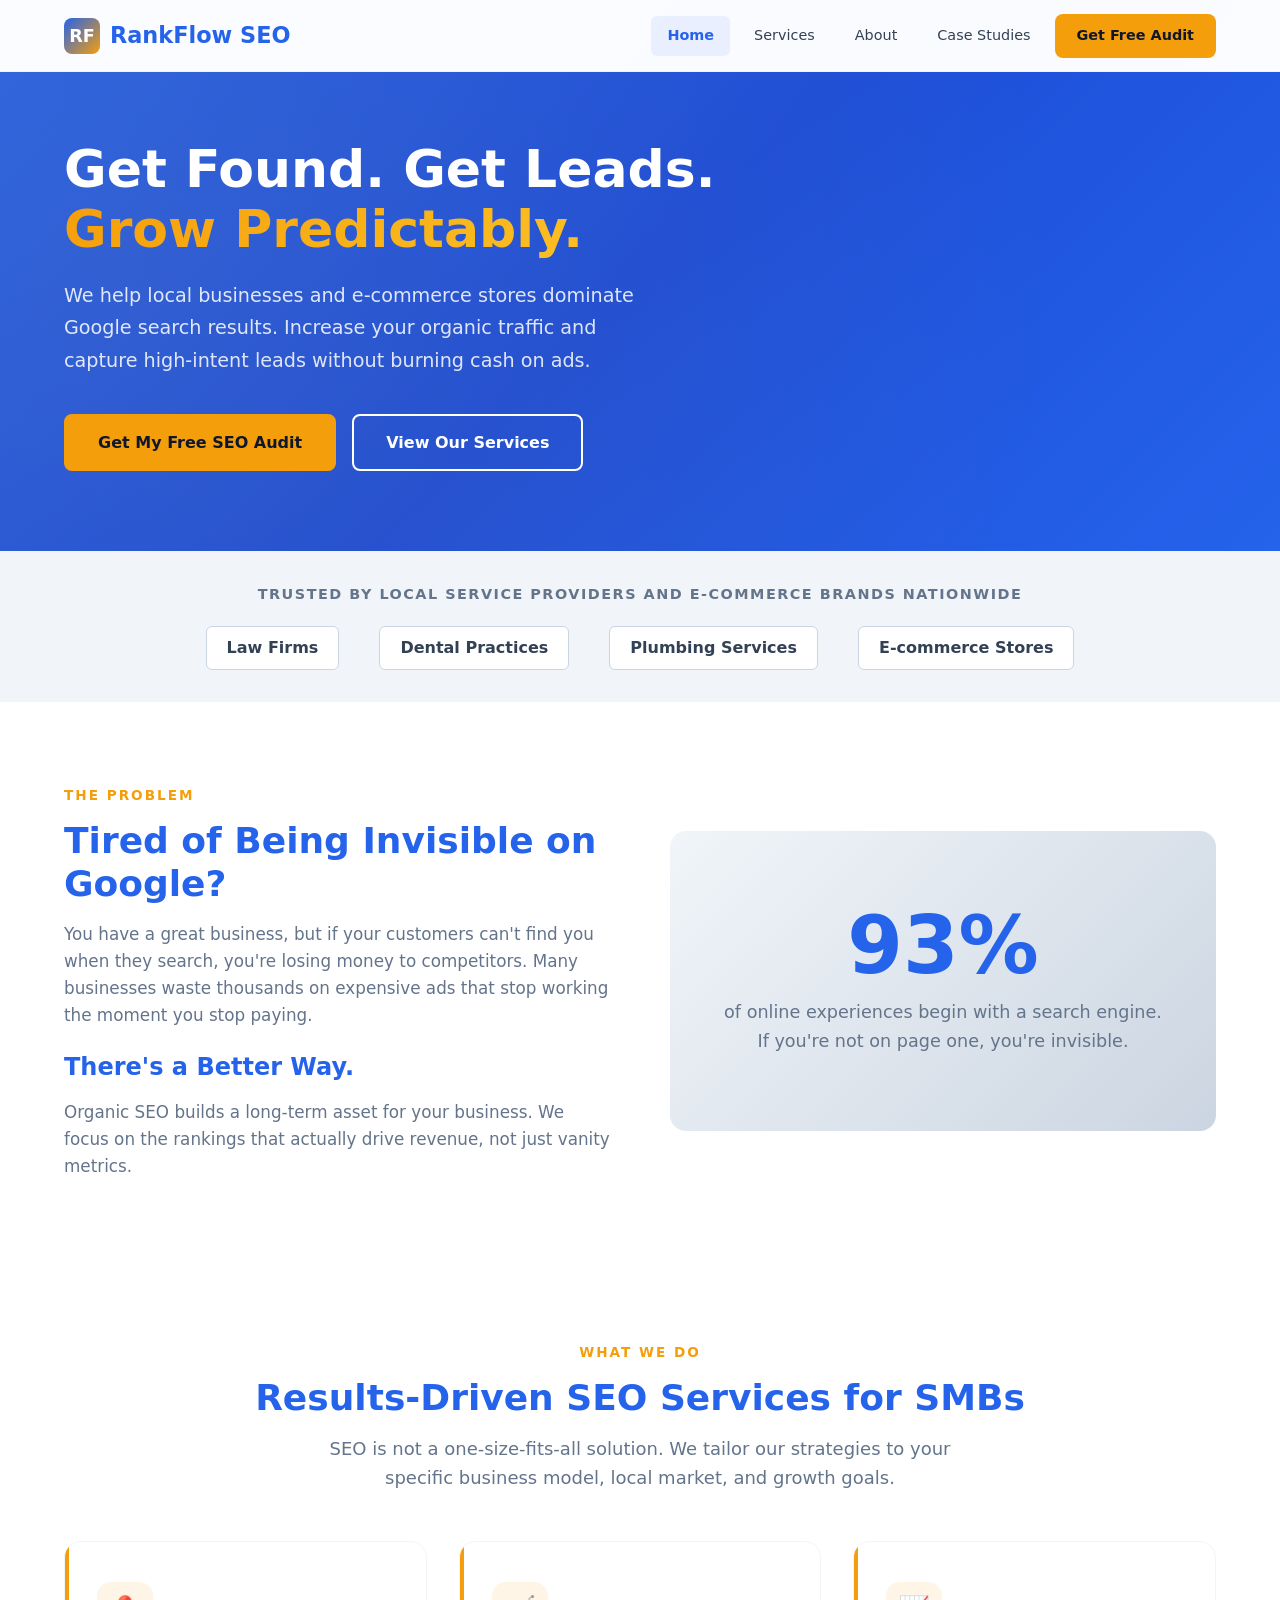
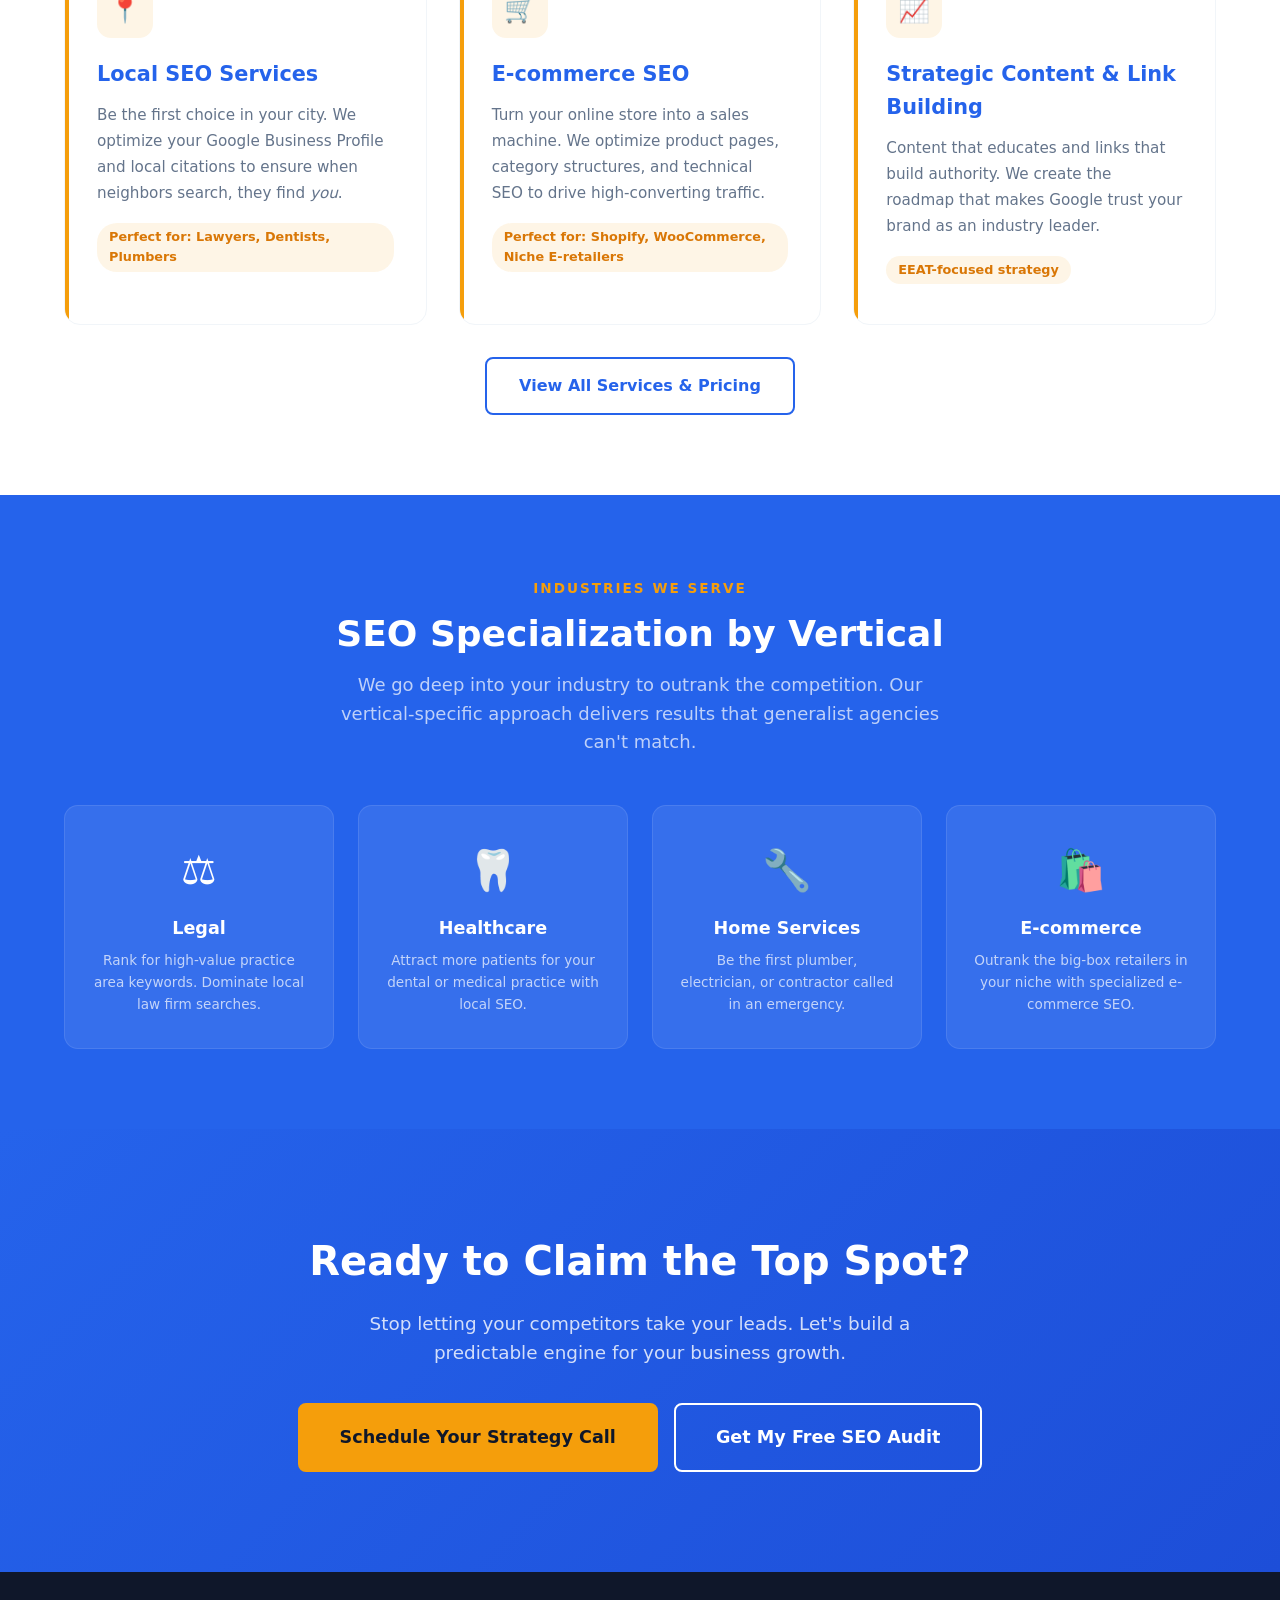
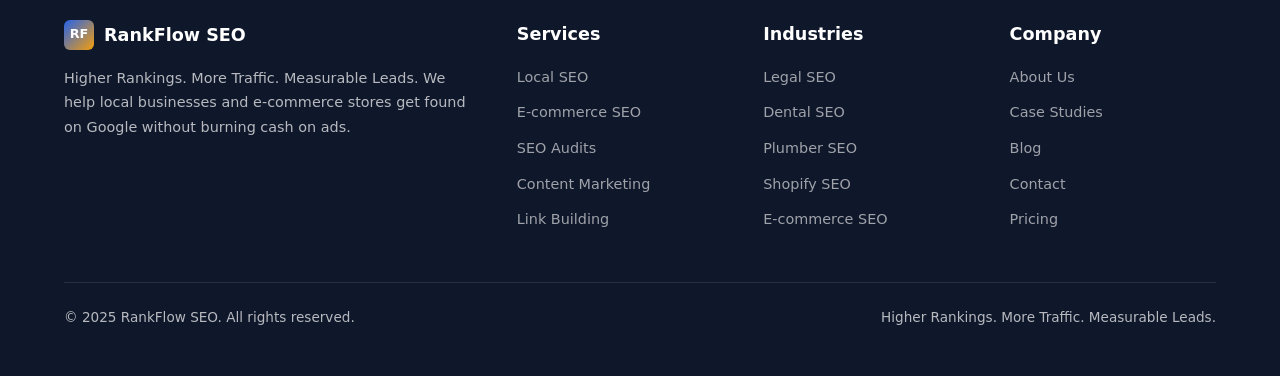
<file: index.html>
<!DOCTYPE html>
<html lang="en">
<head>
    <meta charset="UTF-8">
    <meta name="viewport" content="width=device-width, initial-scale=1.0">
    <title>RankFlow SEO — SEO for Small Business & E-commerce | Get Found on Google</title>
    <meta name="description" content="RankFlow SEO helps local businesses and e-commerce stores dominate Google search. Increase organic traffic and capture high-intent leads without burning cash on ads. Local SEO services starting at $1,500/mo.">
    <meta name="keywords" content="seo for small business, local seo services, ecommerce seo services, seo agency pricing, affordable seo services, technical seo audit, small business seo packages, lawyer seo, dentist seo, plumber seo, shopify seo services">
    <link rel="canonical" href="https://rankflowseo.com">
    <meta property="og:title" content="RankFlow SEO — SEO for Small Business & E-commerce">
    <meta property="og:description" content="Get found on Google. Increase organic traffic and capture leads without burning cash on ads.">
    <meta property="og:type" content="website">
    <meta property="og:url" content="https://rankflowseo.com">
    <script type="application/ld+json">
    {
        "@context": "https://schema.org",
        "@type": "LocalBusiness",
        "name": "RankFlow SEO",
        "description": "SEO agency helping small businesses and e-commerce stores get found on Google with predictable, measurable growth.",
        "url": "https://rankflowseo.com",
        "priceRange": "$1,500-$5,000",
        "areaServed": { "@type": "Country", "name": "United States" },
        "audience": { "@type": "Audience", "audienceType": "Small Business Owners" }
    }
    </script>
    <link rel="stylesheet" href="css/style.css">
    <style>
        .trust-bar { padding: 32px 0; background: var(--gray-100); text-align: center; }
        .trust-bar p { font-size: 0.9rem; font-weight: 600; color: var(--gray-500); text-transform: uppercase; letter-spacing: 1.5px; margin-bottom: 20px; }
        .trust-logos { display: flex; justify-content: center; align-items: center; gap: 40px; flex-wrap: wrap; }
        .trust-logos span { font-size: 1rem; font-weight: 700; color: var(--gray-700); padding: 8px 20px; background: var(--white); border-radius: 6px; border: 1px solid var(--gray-300); }
        .problem-grid { display: grid; grid-template-columns: 1fr 1fr; gap: 60px; align-items: center; }
        .problem-visual { background: linear-gradient(135deg, var(--gray-100), var(--gray-300)); border-radius: 16px; padding: 48px; text-align: center; min-height: 300px; display: flex; flex-direction: column; justify-content: center; align-items: center; }
        .problem-visual .big-number { font-size: 5rem; font-weight: 900; color: var(--primary); line-height: 1; }
        .problem-visual p { color: var(--gray-500); margin-top: 12px; font-size: 1.1rem; }
        .services-grid { display: grid; grid-template-columns: repeat(3, 1fr); gap: 32px; }
        .service-card { background: var(--white); border: 1px solid var(--gray-100); border-radius: 16px; padding: 40px 32px; transition: all 0.3s ease; position: relative; overflow: hidden; }
        .service-card::before { content: ''; position: absolute; top: 0; left: 0; width: 4px; height: 100%; background: var(--accent); transition: width 0.3s; }
        .service-card:hover { transform: translateY(-6px); box-shadow: 0 20px 40px rgba(0,0,0,0.06); }
        .service-card:hover::before { width: 6px; }
        .service-icon { width: 56px; height: 56px; background: rgba(245,158,11,0.1); border-radius: 14px; display: flex; align-items: center; justify-content: center; font-size: 1.6rem; margin-bottom: 20px; }
        .service-card h3 { font-size: 1.3rem; font-weight: 700; color: var(--primary); margin-bottom: 12px; }
        .service-card p { color: var(--gray-500); font-size: 0.95rem; line-height: 1.7; }
        .service-card .tag { display: inline-block; margin-top: 16px; font-size: 0.8rem; font-weight: 600; color: var(--accent-hover); background: rgba(245,158,11,0.1); padding: 4px 12px; border-radius: 20px; }
        .industries { background: var(--primary); color: var(--white); }
        .industries .section-title { color: var(--white); }
        .industries .section-subtitle { color: rgba(255,255,255,0.7); }
        .industries-grid { display: grid; grid-template-columns: repeat(4, 1fr); gap: 24px; }
        .industry-card { background: rgba(255,255,255,0.08); border: 1px solid rgba(255,255,255,0.1); border-radius: 14px; padding: 32px 24px; text-align: center; transition: all 0.3s; }
        .industry-card:hover { background: rgba(255,255,255,0.14); transform: translateY(-4px); }
        .industry-card .icon { font-size: 2.5rem; margin-bottom: 12px; }
        .industry-card h4 { font-size: 1.1rem; font-weight: 700; margin-bottom: 8px; }
        .industry-card p { font-size: 0.85rem; color: rgba(255,255,255,0.7); }
        .final-cta { background: linear-gradient(135deg, var(--primary) 0%, #1d4ed8 100%); color: var(--white); text-align: center; padding: 100px 0; }
        .final-cta h2 { font-size: 2.5rem; font-weight: 800; margin-bottom: 16px; }
        .final-cta p { font-size: 1.15rem; color: rgba(255,255,255,0.8); max-width: 560px; margin: 0 auto 36px; }
        @media (max-width: 1024px) { .services-grid { grid-template-columns: repeat(2,1fr); } .industries-grid { grid-template-columns: repeat(2,1fr); } }
        @media (max-width: 768px) { .problem-grid { grid-template-columns: 1fr; } .services-grid { grid-template-columns: 1fr; } .industries-grid { grid-template-columns: 1fr 1fr; } }
        @media (max-width: 480px) { .industries-grid { grid-template-columns: 1fr; } }
    </style>
</head>
<body>
    <header class="header" id="header">
        <div class="container header-inner">
            <a href="index.html" class="logo"><span class="logo-icon">RF</span> RankFlow SEO</a>
            <nav class="nav-links" id="navLinks">
                <a href="index.html" class="active">Home</a>
                <a href="services.html">Services</a>
                <a href="about.html">About</a>
                <a href="case-studies.html">Case Studies</a>
                <a href="index.html#contact" class="nav-cta">Get Free Audit</a>
            </nav>
            <button class="menu-toggle" id="menuToggle" aria-label="Toggle menu"><span></span><span></span><span></span></button>
        </div>
    </header>

    <section class="hero">
        <div class="container">
            <div class="hero-content">
                <h1>Get Found. Get Leads. <span>Grow Predictably.</span></h1>
                <p>We help local businesses and e-commerce stores dominate Google search results. Increase your organic traffic and capture high-intent leads without burning cash on ads.</p>
                <div class="hero-buttons">
                    <a href="index.html#contact" class="btn btn-primary">Get My Free SEO Audit</a>
                    <a href="services.html" class="btn btn-secondary">View Our Services</a>
                </div>
            </div>
        </div>
    </section>

    <section class="trust-bar">
        <div class="container">
            <p>Trusted by local service providers and e-commerce brands nationwide</p>
            <div class="trust-logos">
                <span>Law Firms</span><span>Dental Practices</span><span>Plumbing Services</span><span>E-commerce Stores</span>
            </div>
        </div>
    </section>

    <section class="section" id="problem">
        <div class="container">
            <div class="problem-grid">
                <div>
                    <span class="section-label">The Problem</span>
                    <h2 class="section-title">Tired of Being Invisible on Google?</h2>
                    <p style="color:var(--gray-500);font-size:1.05rem;margin-bottom:20px;">You have a great business, but if your customers can't find you when they search, you're losing money to competitors. Many businesses waste thousands on expensive ads that stop working the moment you stop paying.</p>
                    <h3 style="font-size:1.5rem;font-weight:700;color:var(--primary);margin-bottom:12px;">There's a Better Way.</h3>
                    <p style="color:var(--gray-500);font-size:1.05rem;">Organic SEO builds a long-term asset for your business. We focus on the rankings that actually drive revenue, not just vanity metrics.</p>
                </div>
                <div class="problem-visual">
                    <div class="big-number">93%</div>
                    <p>of online experiences begin with a search engine. If you're not on page one, you're invisible.</p>
                </div>
            </div>
        </div>
    </section>

    <section class="section" id="services">
        <div class="container">
            <div class="text-center">
                <span class="section-label">What We Do</span>
                <h2 class="section-title">Results-Driven SEO Services for SMBs</h2>
                <p class="section-subtitle mx-auto">SEO is not a one-size-fits-all solution. We tailor our strategies to your specific business model, local market, and growth goals.</p>
            </div>
            <div class="services-grid">
                <div class="service-card">
                    <div class="service-icon">&#x1F4CD;</div>
                    <h3>Local SEO Services</h3>
                    <p>Be the first choice in your city. We optimize your Google Business Profile and local citations to ensure when neighbors search, they find <em>you</em>.</p>
                    <span class="tag">Perfect for: Lawyers, Dentists, Plumbers</span>
                </div>
                <div class="service-card">
                    <div class="service-icon">&#x1F6D2;</div>
                    <h3>E-commerce SEO</h3>
                    <p>Turn your online store into a sales machine. We optimize product pages, category structures, and technical SEO to drive high-converting traffic.</p>
                    <span class="tag">Perfect for: Shopify, WooCommerce, Niche E-retailers</span>
                </div>
                <div class="service-card">
                    <div class="service-icon">&#x1F4C8;</div>
                    <h3>Strategic Content & Link Building</h3>
                    <p>Content that educates and links that build authority. We create the roadmap that makes Google trust your brand as an industry leader.</p>
                    <span class="tag">EEAT-focused strategy</span>
                </div>
            </div>
            <div class="text-center" style="margin-top:32px;">
                <a href="services.html" class="btn btn-outline">View All Services &amp; Pricing</a>
            </div>
        </div>
    </section>

    <section class="section industries">
        <div class="container">
            <div class="text-center">
                <span class="section-label" style="color:var(--accent);">Industries We Serve</span>
                <h2 class="section-title" style="color:var(--white);">SEO Specialization by Vertical</h2>
                <p class="section-subtitle mx-auto" style="color:rgba(255,255,255,0.7);">We go deep into your industry to outrank the competition. Our vertical-specific approach delivers results that generalist agencies can't match.</p>
            </div>
            <div class="industries-grid">
                <div class="industry-card"><div class="icon">&#x2696;&#xFE0F;</div><h4>Legal</h4><p>Rank for high-value practice area keywords. Dominate local law firm searches.</p></div>
                <div class="industry-card"><div class="icon">&#x1F9B7;</div><h4>Healthcare</h4><p>Attract more patients for your dental or medical practice with local SEO.</p></div>
                <div class="industry-card"><div class="icon">&#x1F527;</div><h4>Home Services</h4><p>Be the first plumber, electrician, or contractor called in an emergency.</p></div>
                <div class="industry-card"><div class="icon">&#x1F6CD;&#xFE0F;</div><h4>E-commerce</h4><p>Outrank the big-box retailers in your niche with specialized e-commerce SEO.</p></div>
            </div>
        </div>
    </section>

    <section class="final-cta" id="contact">
        <div class="container">
            <h2>Ready to Claim the Top Spot?</h2>
            <p>Stop letting your competitors take your leads. Let's build a predictable engine for your business growth.</p>
            <div style="display:flex;gap:16px;justify-content:center;flex-wrap:wrap;">
                <a href="#" class="btn btn-primary" style="font-size:1.1rem;padding:18px 40px;">Schedule Your Strategy Call</a>
                <a href="#" class="btn btn-secondary" style="font-size:1.1rem;padding:18px 40px;">Get My Free SEO Audit</a>
            </div>
        </div>
    </section>

    <footer class="footer">
        <div class="container">
            <div class="footer-grid">
                <div>
                    <h4 style="display:flex;align-items:center;gap:10px;"><span style="width:30px;height:30px;background:linear-gradient(135deg,var(--primary),var(--accent));border-radius:6px;display:inline-flex;align-items:center;justify-content:center;color:white;font-size:0.8rem;font-weight:700;">RF</span> RankFlow SEO</h4>
                    <p>Higher Rankings. More Traffic. Measurable Leads. We help local businesses and e-commerce stores get found on Google without burning cash on ads.</p>
                </div>
                <div>
                    <h4>Services</h4>
                    <ul><li><a href="services.html">Local SEO</a></li><li><a href="services.html">E-commerce SEO</a></li><li><a href="services.html">SEO Audits</a></li><li><a href="services.html">Content Marketing</a></li><li><a href="services.html">Link Building</a></li></ul>
                </div>
                <div>
                    <h4>Industries</h4>
                    <ul><li><a href="services.html#local">Legal SEO</a></li><li><a href="services.html#local">Dental SEO</a></li><li><a href="services.html#local">Plumber SEO</a></li><li><a href="services.html#ecommerce">Shopify SEO</a></li><li><a href="services.html#ecommerce">E-commerce SEO</a></li></ul>
                </div>
                <div>
                    <h4>Company</h4>
                    <ul><li><a href="about.html">About Us</a></li><li><a href="case-studies.html">Case Studies</a></li><li><a href="blog/seo-cost-2025.html">Blog</a></li><li><a href="index.html#contact">Contact</a></li><li><a href="services.html#pricing">Pricing</a></li></ul>
                </div>
            </div>
            <div class="footer-bottom">
                <span>&copy; 2025 RankFlow SEO. All rights reserved.</span>
                <span>Higher Rankings. More Traffic. Measurable Leads.</span>
            </div>
        </div>
    </footer>

    <script>
        document.getElementById('menuToggle').addEventListener('click', function(){
            this.classList.toggle('active');
            document.getElementById('navLinks').classList.toggle('open');
        });
        document.getElementById('navLinks').querySelectorAll('a').forEach(function(l){l.addEventListener('click',function(){
            document.getElementById('menuToggle').classList.remove('active');
            document.getElementById('navLinks').classList.remove('open');
        })});
        document.getElementById('header').classList.toggle('scrolled', window.scrollY > 50);
        window.addEventListener('scroll', function(){
            document.getElementById('header').classList.toggle('scrolled', window.scrollY > 50);
        });
    </script>
</body>
</html>
</file>
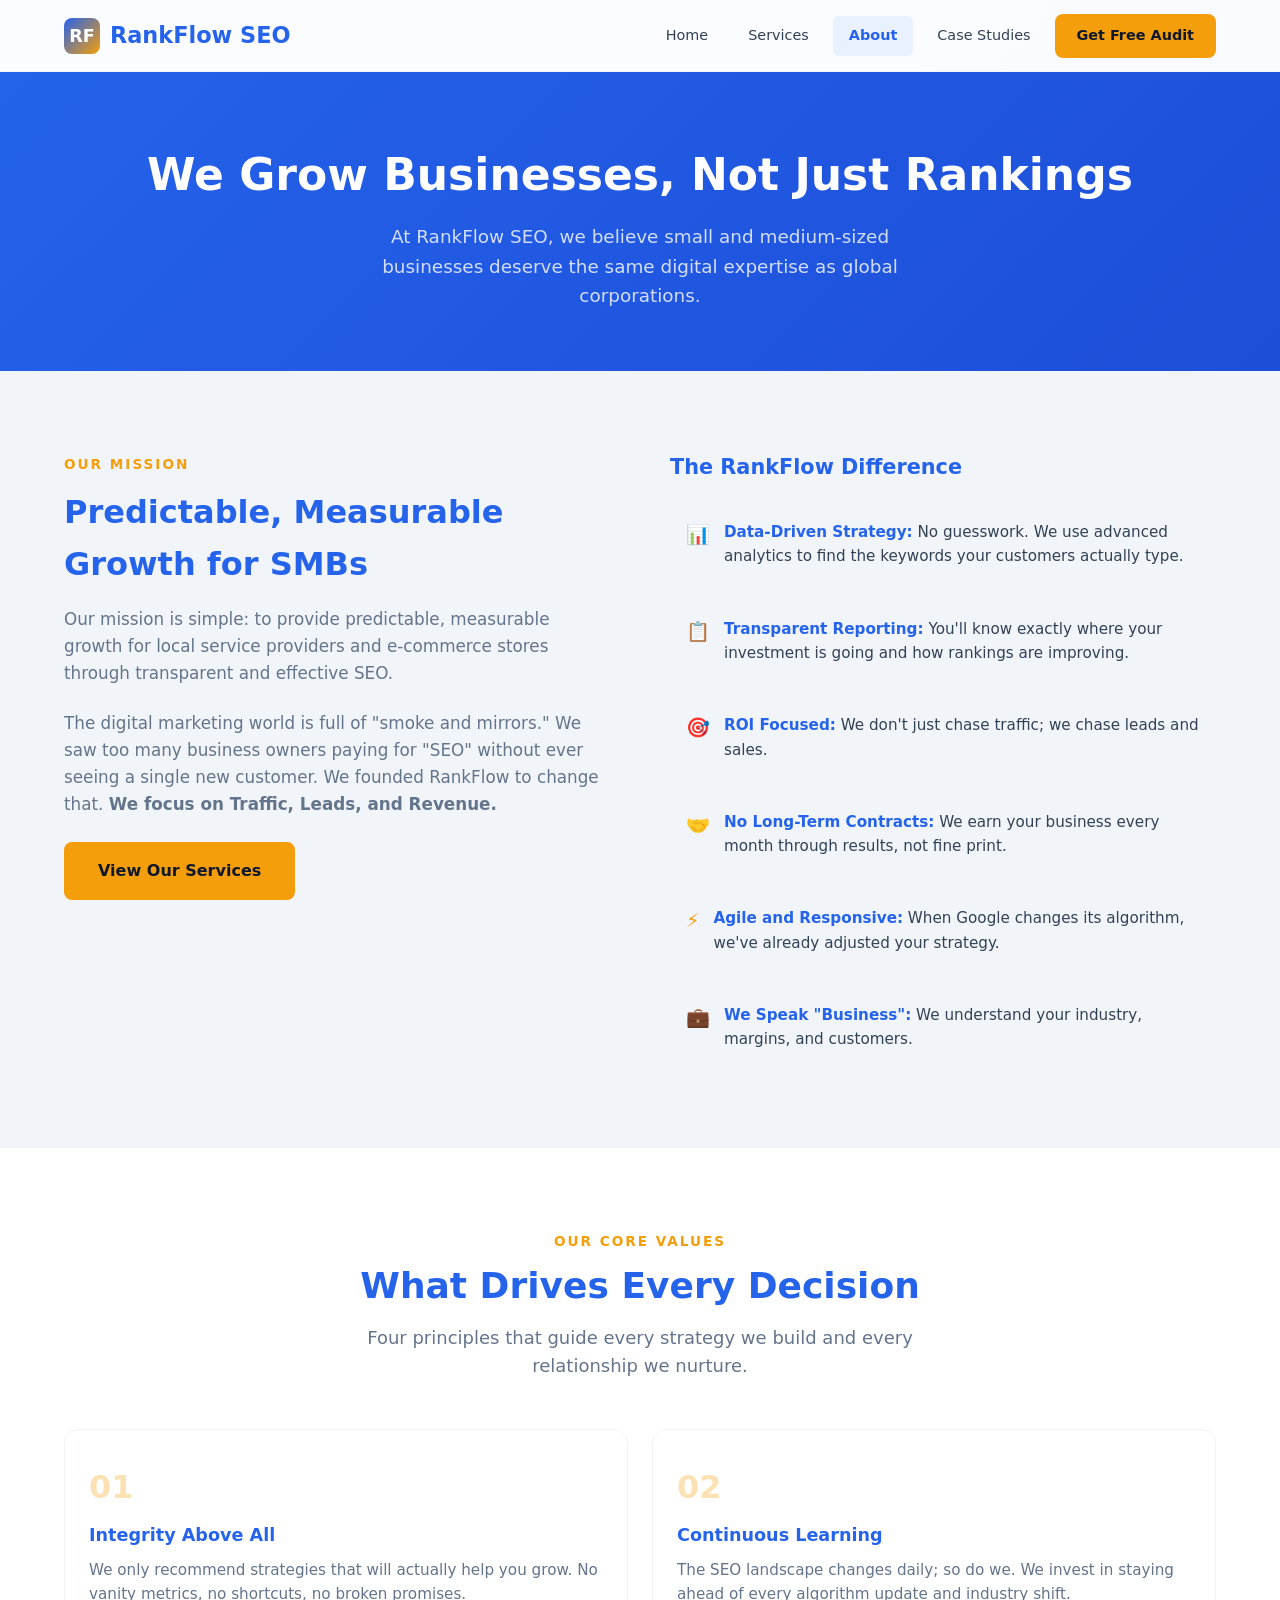
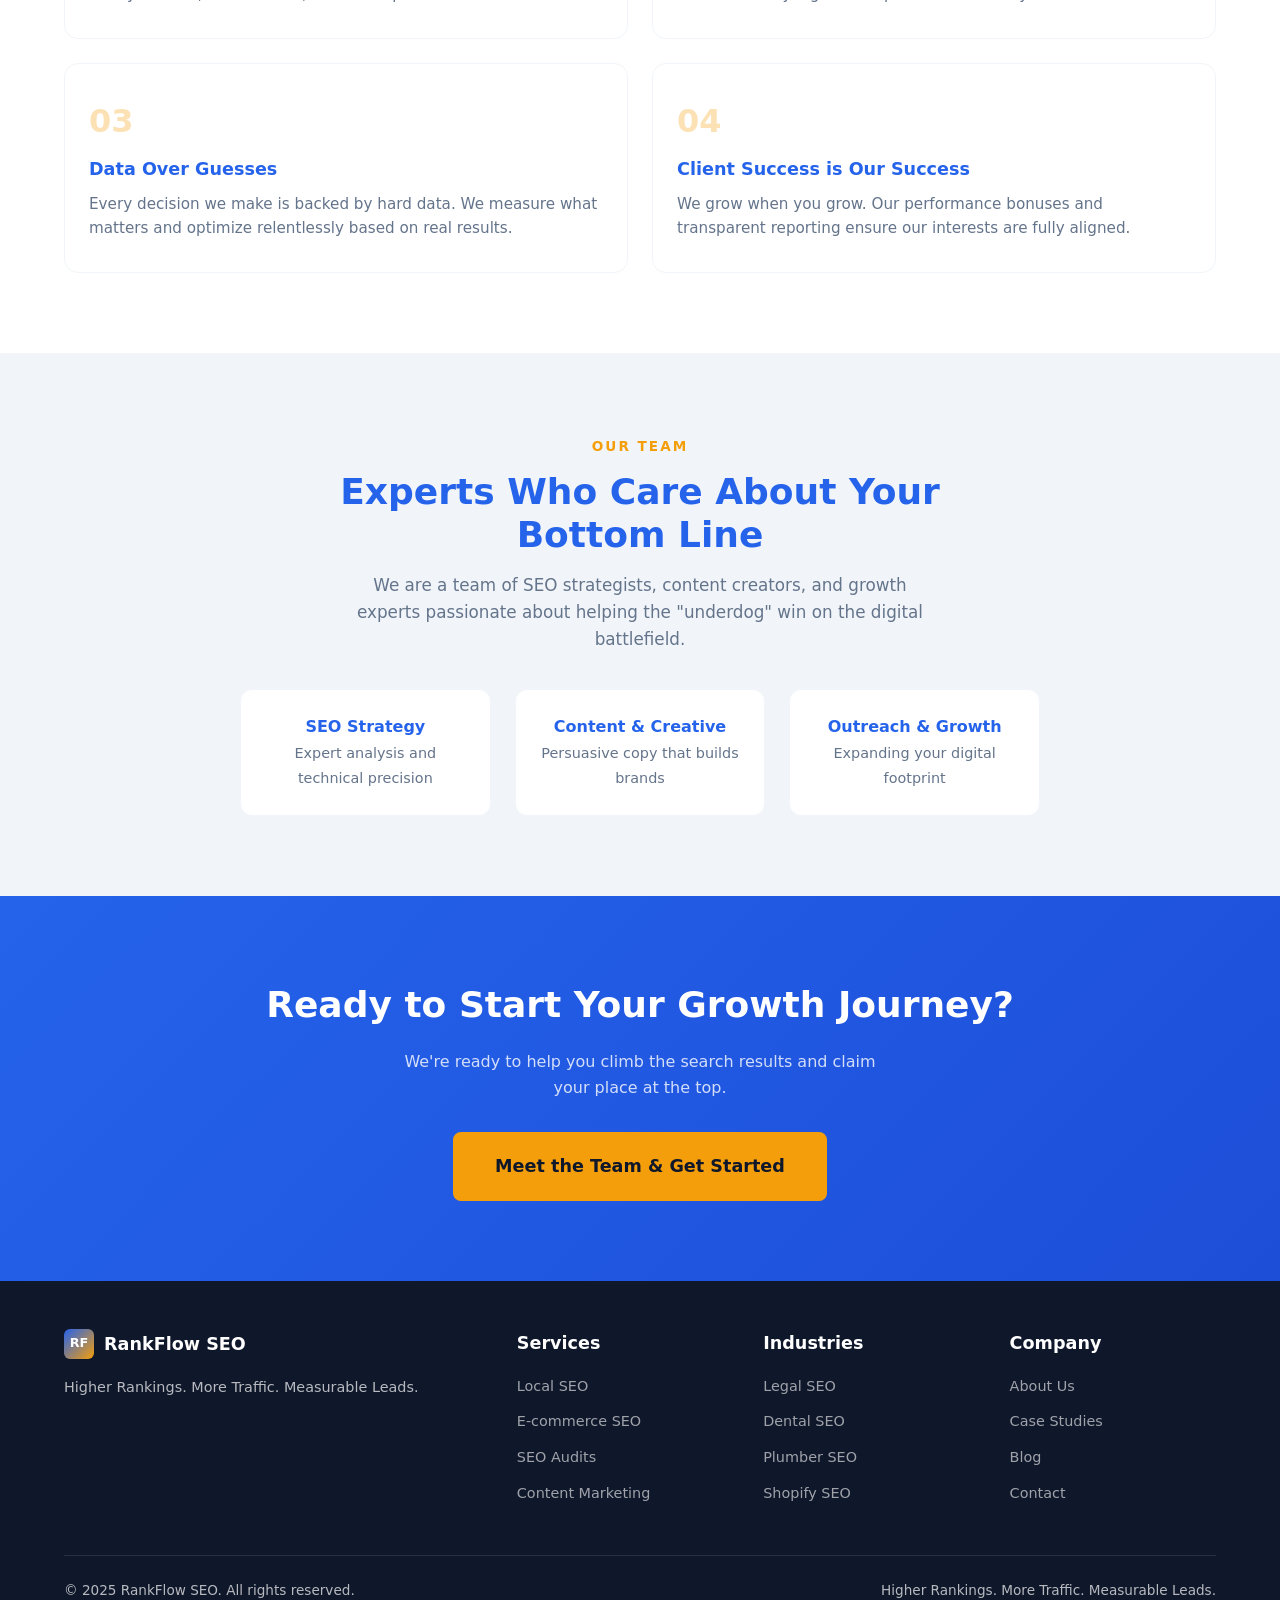
<file: about.html>
<!DOCTYPE html>
<html lang="en">
<head>
    <meta charset="UTF-8">
    <meta name="viewport" content="width=device-width, initial-scale=1.0">
    <title>About RankFlow SEO | We Grow Businesses, Not Just Rankings</title>
    <meta name="description" content="RankFlow SEO helps SMBs dominate Google search with transparent, data-driven SEO. Learn about our mission, values, and the team behind the rankings.">
    <link rel="canonical" href="https://rankflowseo.com/about">
    <meta property="og:title" content="About RankFlow SEO | We Grow Businesses, Not Just Rankings">
    <meta property="og:description" content="Transparent, data-driven SEO for SMBs. Learn about the team behind the rankings.">
    <link rel="stylesheet" href="css/style.css">
    <style>
        .about-grid { display: grid; grid-template-columns: 1fr 1fr; gap: 60px; align-items: start; }
        .about-text h2 { font-size: 2rem; font-weight: 800; color: var(--primary); margin-bottom: 16px; }
        .about-text p { color: var(--gray-500); margin-bottom: 24px; font-size: 1.05rem; }
        .values-list { display: grid; gap: 16px; }
        .values-list li { display: flex; align-items: start; gap: 14px; padding: 16px; background: var(--gray-100); border-radius: 10px; font-size: 0.95rem; color: var(--gray-700); }
        .values-list li strong { color: var(--primary); }
        .values-list li .val-icon { color: var(--accent); font-size: 1.2rem; flex-shrink: 0; }
        .mission-section { background: var(--gray-100); }
        .values-section { background: var(--white); }
        .core-values { display: grid; grid-template-columns: repeat(2, 1fr); gap: 24px; }
        .core-value-card { background: var(--white); border: 1px solid var(--gray-100); border-radius: 14px; padding: 32px 24px; transition: transform 0.3s; }
        .core-value-card:hover { transform: translateY(-4px); box-shadow: 0 12px 24px rgba(0,0,0,0.04); }
        .core-value-card .num { font-size: 2rem; font-weight: 900; color: var(--accent); opacity: 0.3; margin-bottom: 8px; }
        .core-value-card h4 { font-size: 1.1rem; font-weight: 700; color: var(--primary); margin-bottom: 8px; }
        .core-value-card p { font-size: 0.95rem; color: var(--gray-500); line-height: 1.6; }
        @media (max-width: 768px) { .about-grid { grid-template-columns: 1fr; gap: 40px; } .core-values { grid-template-columns: 1fr; } }
    </style>
</head>
<body>
    <header class="header" id="header">
        <div class="container header-inner">
            <a href="index.html" class="logo"><span class="logo-icon">RF</span> RankFlow SEO</a>
            <nav class="nav-links" id="navLinks">
                <a href="index.html">Home</a>
                <a href="services.html">Services</a>
                <a href="about.html" class="active">About</a>
                <a href="case-studies.html">Case Studies</a>
                <a href="index.html#contact" class="nav-cta">Get Free Audit</a>
            </nav>
            <button class="menu-toggle" id="menuToggle" aria-label="Toggle menu"><span></span><span></span><span></span></button>
        </div>
    </header>

    <section class="page-hero">
        <div class="container">
            <h1>We Grow Businesses, Not Just Rankings</h1>
            <p>At RankFlow SEO, we believe small and medium-sized businesses deserve the same digital expertise as global corporations.</p>
        </div>
    </section>

    <section class="section mission-section">
        <div class="container">
            <div class="about-grid">
                <div class="about-text">
                    <span class="section-label">Our Mission</span>
                    <h2>Predictable, Measurable Growth for SMBs</h2>
                    <p>Our mission is simple: to provide predictable, measurable growth for local service providers and e-commerce stores through transparent and effective SEO.</p>
                    <p>The digital marketing world is full of "smoke and mirrors." We saw too many business owners paying for "SEO" without ever seeing a single new customer. We founded RankFlow to change that. <strong>We focus on Traffic, Leads, and Revenue.</strong></p>
                    <a href="services.html" class="btn btn-primary">View Our Services</a>
                </div>
                <div>
                    <h3 style="font-size:1.3rem;font-weight:700;color:var(--primary);margin-bottom:20px;">The RankFlow Difference</h3>
                    <ul class="values-list">
                        <li><span class="val-icon">&#x1F4CA;</span><div><strong>Data-Driven Strategy:</strong> No guesswork. We use advanced analytics to find the keywords your customers actually type.</div></li>
                        <li><span class="val-icon">&#x1F4CB;</span><div><strong>Transparent Reporting:</strong> You'll know exactly where your investment is going and how rankings are improving.</div></li>
                        <li><span class="val-icon">&#x1F3AF;</span><div><strong>ROI Focused:</strong> We don't just chase traffic; we chase leads and sales.</div></li>
                        <li><span class="val-icon">&#x1F91D;</span><div><strong>No Long-Term Contracts:</strong> We earn your business every month through results, not fine print.</div></li>
                        <li><span class="val-icon">&#x26A1;</span><div><strong>Agile and Responsive:</strong> When Google changes its algorithm, we've already adjusted your strategy.</div></li>
                        <li><span class="val-icon">&#x1F4BC;</span><div><strong>We Speak "Business":</strong> We understand your industry, margins, and customers.</div></li>
                    </ul>
                </div>
            </div>
        </div>
    </section>

    <section class="section values-section">
        <div class="container">
            <div class="text-center">
                <span class="section-label">Our Core Values</span>
                <h2 class="section-title">What Drives Every Decision</h2>
                <p class="section-subtitle mx-auto">Four principles that guide every strategy we build and every relationship we nurture.</p>
            </div>
            <div class="core-values">
                <div class="core-value-card">
                    <div class="num">01</div>
                    <h4>Integrity Above All</h4>
                    <p>We only recommend strategies that will actually help you grow. No vanity metrics, no shortcuts, no broken promises.</p>
                </div>
                <div class="core-value-card">
                    <div class="num">02</div>
                    <h4>Continuous Learning</h4>
                    <p>The SEO landscape changes daily; so do we. We invest in staying ahead of every algorithm update and industry shift.</p>
                </div>
                <div class="core-value-card">
                    <div class="num">03</div>
                    <h4>Data Over Guesses</h4>
                    <p>Every decision we make is backed by hard data. We measure what matters and optimize relentlessly based on real results.</p>
                </div>
                <div class="core-value-card">
                    <div class="num">04</div>
                    <h4>Client Success is Our Success</h4>
                    <p>We grow when you grow. Our performance bonuses and transparent reporting ensure our interests are fully aligned.</p>
                </div>
            </div>
        </div>
    </section>

    <section class="section" style="background:var(--gray-100);text-align:center;">
        <div class="container">
            <span class="section-label">Our Team</span>
            <h2 class="section-title" style="max-width:600px;margin:0 auto 16px;">Experts Who Care About Your Bottom Line</h2>
            <p style="color:var(--gray-500);font-size:1.05rem;max-width:600px;margin:0 auto 36px;">We are a team of SEO strategists, content creators, and growth experts passionate about helping the "underdog" win on the digital battlefield.</p>
            <div style="display:grid;grid-template-columns:repeat(3,1fr);gap:24px;max-width:800px;margin:0 auto;">
                <div style="background:var(--white);border-radius:12px;padding:24px;border:1px solid var(--gray-100);"><strong style="color:var(--primary);">SEO Strategy</strong><br><span style="font-size:0.9rem;color:var(--gray-500);">Expert analysis and technical precision</span></div>
                <div style="background:var(--white);border-radius:12px;padding:24px;border:1px solid var(--gray-100);"><strong style="color:var(--primary);">Content &amp; Creative</strong><br><span style="font-size:0.9rem;color:var(--gray-500);">Persuasive copy that builds brands</span></div>
                <div style="background:var(--white);border-radius:12px;padding:24px;border:1px solid var(--gray-100);"><strong style="color:var(--primary);">Outreach &amp; Growth</strong><br><span style="font-size:0.9rem;color:var(--gray-500);">Expanding your digital footprint</span></div>
            </div>
        </div>
    </section>

    <section style="text-align:center;padding:80px 0;background:linear-gradient(135deg,var(--primary) 0%,#1d4ed8 100%);color:var(--white);">
        <div class="container">
            <h2 style="font-size:2.25rem;font-weight:800;margin-bottom:16px;">Ready to Start Your Growth Journey?</h2>
            <p style="color:rgba(255,255,255,0.8);max-width:500px;margin:0 auto 32px;">We're ready to help you climb the search results and claim your place at the top.</p>
            <a href="index.html#contact" class="btn btn-primary" style="font-size:1.1rem;padding:18px 40px;">Meet the Team &amp; Get Started</a>
        </div>
    </section>

    <footer class="footer">
        <div class="container">
            <div class="footer-grid">
                <div><h4 style="display:flex;align-items:center;gap:10px;"><span style="width:30px;height:30px;background:linear-gradient(135deg,var(--primary),var(--accent));border-radius:6px;display:inline-flex;align-items:center;justify-content:center;color:white;font-size:0.8rem;font-weight:700;">RF</span> RankFlow SEO</h4><p>Higher Rankings. More Traffic. Measurable Leads.</p></div>
                <div><h4>Services</h4><ul><li><a href="services.html">Local SEO</a></li><li><a href="services.html">E-commerce SEO</a></li><li><a href="services.html">SEO Audits</a></li><li><a href="services.html">Content Marketing</a></li></ul></div>
                <div><h4>Industries</h4><ul><li><a href="services.html#local">Legal SEO</a></li><li><a href="services.html#local">Dental SEO</a></li><li><a href="services.html#local">Plumber SEO</a></li><li><a href="services.html#ecommerce">Shopify SEO</a></li></ul></div>
                <div><h4>Company</h4><ul><li><a href="about.html">About Us</a></li><li><a href="case-studies.html">Case Studies</a></li><li><a href="blog/seo-cost-2025.html">Blog</a></li><li><a href="index.html#contact">Contact</a></li></ul></div>
            </div>
            <div class="footer-bottom"><span>&copy; 2025 RankFlow SEO. All rights reserved.</span><span>Higher Rankings. More Traffic. Measurable Leads.</span></div>
        </div>
    </footer>

    <script>
        document.getElementById('menuToggle').addEventListener('click', function(){
            this.classList.toggle('active');
            document.getElementById('navLinks').classList.toggle('open');
        });
        document.getElementById('navLinks').querySelectorAll('a').forEach(function(l){l.addEventListener('click',function(){
            document.getElementById('menuToggle').classList.remove('active');
            document.getElementById('navLinks').classList.remove('open');
        })});
        window.addEventListener('scroll', function(){
            document.getElementById('header').classList.toggle('scrolled', window.scrollY > 50);
        });
    </script>
</body>
</html>
</file>
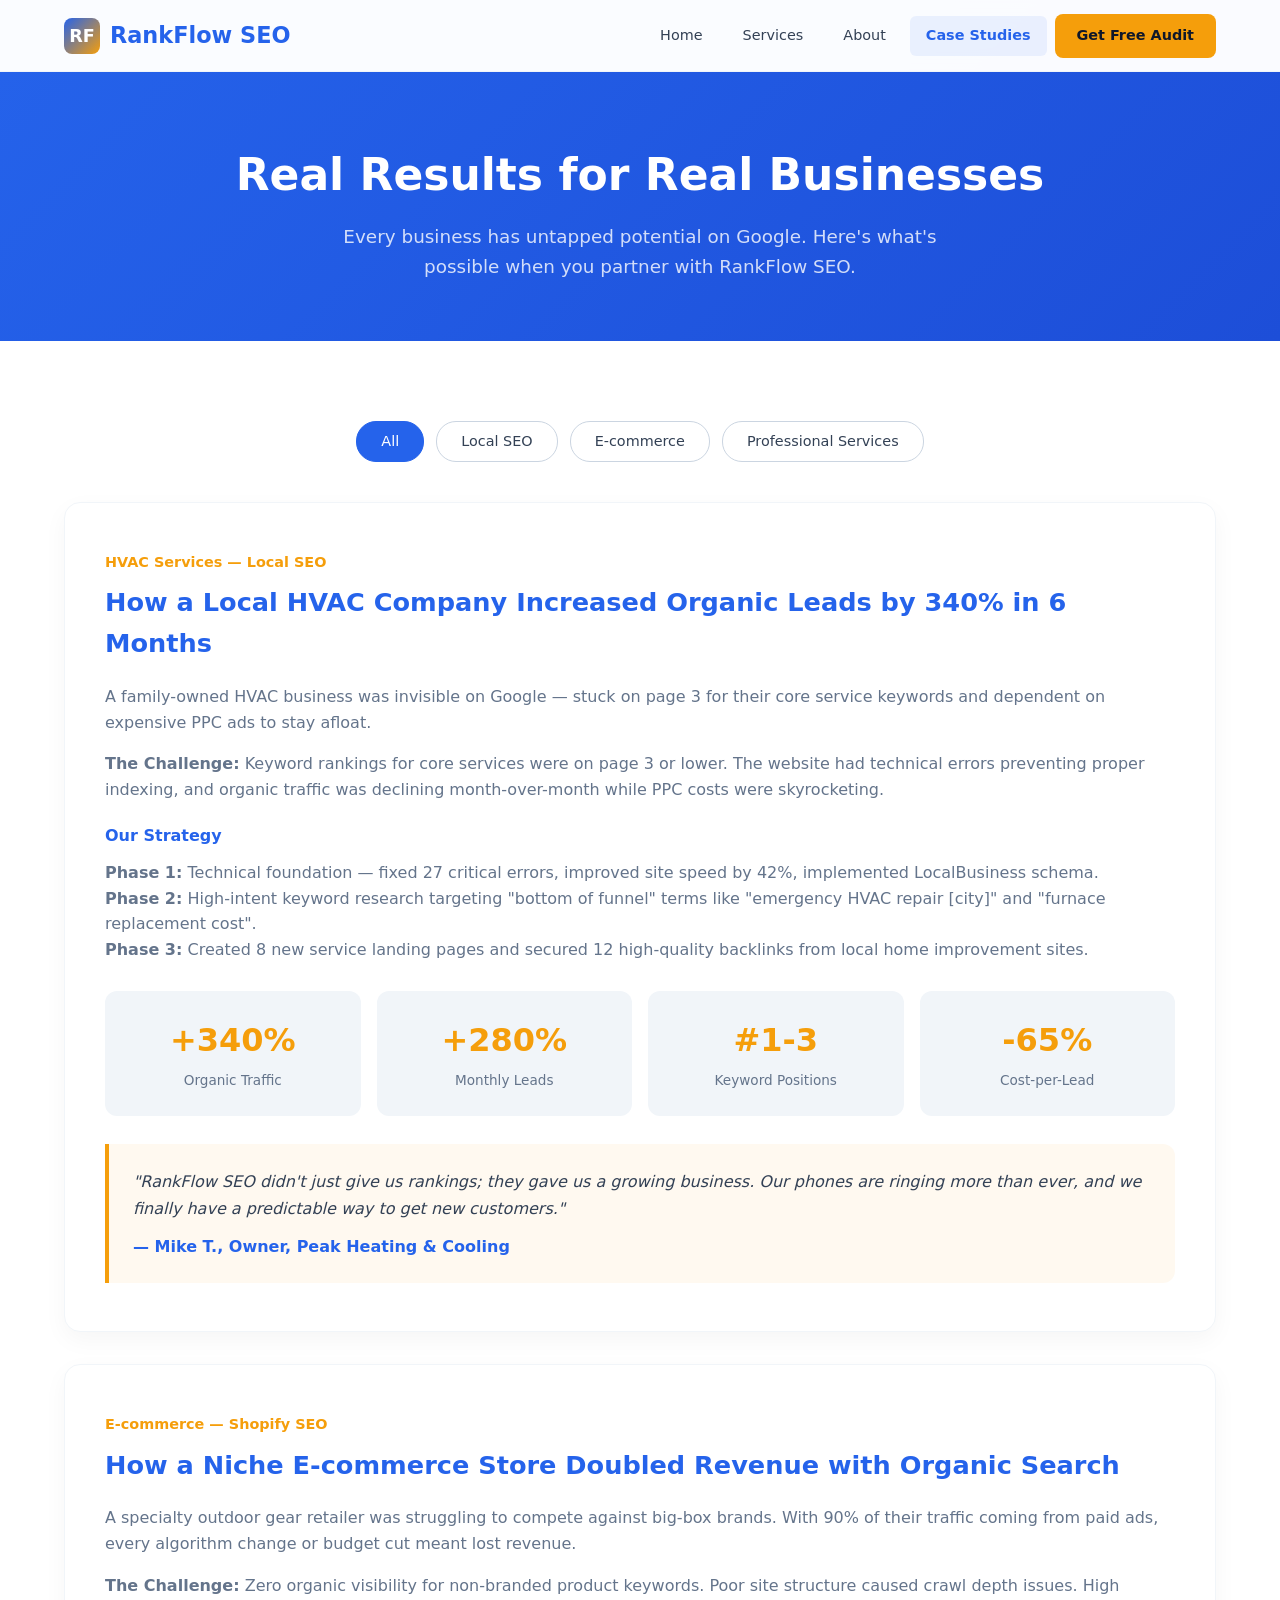
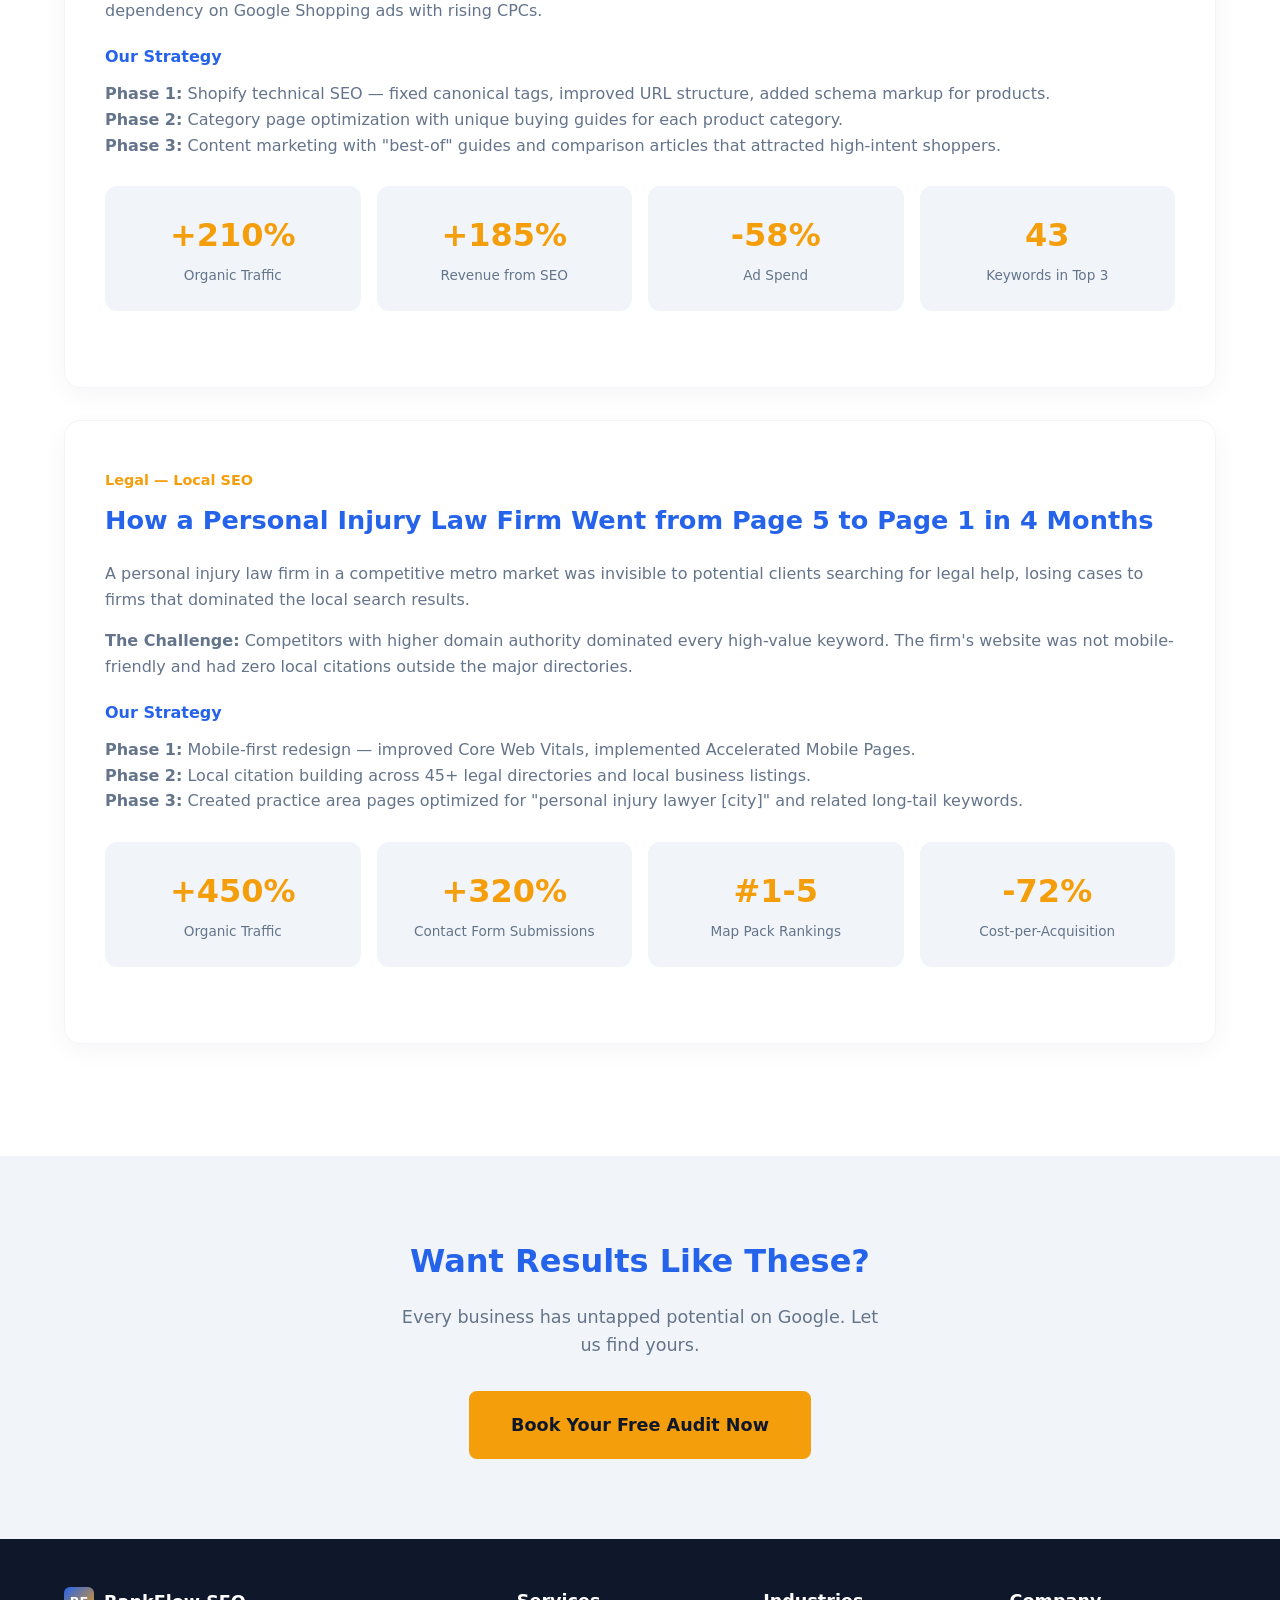
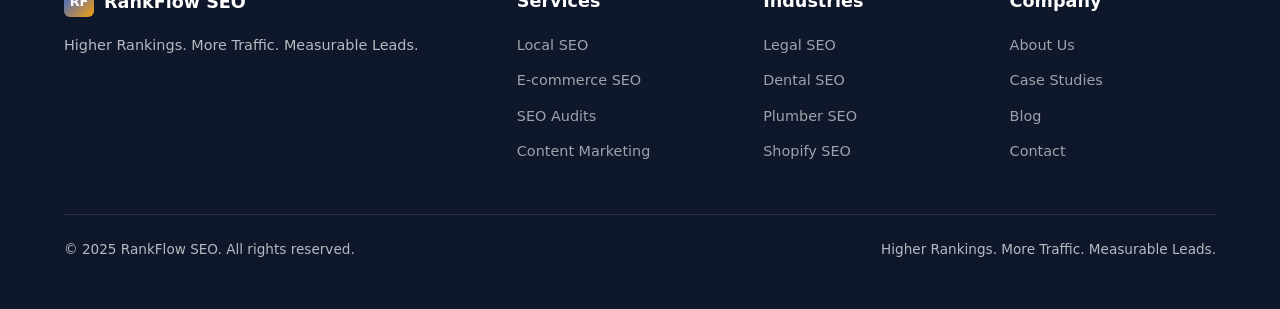
<file: case-studies.html>
<!DOCTYPE html>
<html lang="en">
<head>
    <meta charset="UTF-8">
    <meta name="viewport" content="width=device-width, initial-scale=1.0">
    <title>SEO Case Studies | RankFlow SEO — Real Results for Real Businesses</title>
    <meta name="description" content="See how RankFlow SEO delivers measurable results. Case studies showing organic traffic growth, lead increases, and ROI for local businesses and e-commerce stores.">
    <link rel="canonical" href="https://rankflowseo.com/case-studies">
    <meta property="og:title" content="SEO Case Studies | RankFlow SEO">
    <meta property="og:description" content="Real results: +340% traffic, +280% leads, 65% lower cost-per-lead. See how RankFlow SEO transforms businesses.">
    <link rel="stylesheet" href="css/style.css">
    <style>
        .case-study-card { background: var(--white); border: 1px solid var(--gray-100); border-radius: 16px; padding: 48px 40px; box-shadow: 0 8px 24px rgba(0,0,0,0.04); margin-bottom: 32px; }
        .case-study-card .industry { color: var(--accent); font-weight: 600; font-size: 0.9rem; margin-bottom: 8px; }
        .case-study-card h3 { font-size: 1.6rem; font-weight: 700; color: var(--primary); margin-bottom: 20px; }
        .results-grid { display: grid; grid-template-columns: repeat(4,1fr); gap: 16px; margin: 28px 0; }
        .result-item { text-align: center; background: var(--gray-100); padding: 24px 16px; border-radius: 12px; }
        .result-item .num { font-size: 2rem; font-weight: 800; color: var(--accent); }
        .result-item .label { font-size: 0.85rem; color: var(--gray-500); margin-top: 4px; }
        .testimonial { margin-top: 28px; padding: 24px; background: rgba(245,158,11,0.06); border-left: 4px solid var(--accent); border-radius: 0 12px 12px 0; }
        .testimonial blockquote { font-style: italic; color: var(--gray-700); font-size: 1rem; line-height: 1.7; }
        .testimonial cite { display: block; margin-top: 12px; font-style: normal; font-weight: 600; color: var(--primary); }
        .case-filters { display: flex; gap: 12px; justify-content: center; margin-bottom: 40px; flex-wrap: wrap; }
        .case-filters a { padding: 8px 24px; border: 1px solid var(--gray-300); border-radius: 20px; font-size: 0.9rem; font-weight: 500; color: var(--gray-700); transition: all 0.2s; }
        .case-filters a:hover, .case-filters a.active { background: var(--primary); color: var(--white); border-color: var(--primary); }
        .cta-section { text-align: center; padding: 80px 0; background: var(--gray-100); }
        @media (max-width: 768px) { .results-grid { grid-template-columns: repeat(2,1fr); } .case-study-card { padding: 32px 24px; } }
        @media (max-width: 480px) { .results-grid { grid-template-columns: 1fr; } }
    </style>
</head>
<body>
    <header class="header" id="header">
        <div class="container header-inner">
            <a href="index.html" class="logo"><span class="logo-icon">RF</span> RankFlow SEO</a>
            <nav class="nav-links" id="navLinks">
                <a href="index.html">Home</a>
                <a href="services.html">Services</a>
                <a href="about.html">About</a>
                <a href="case-studies.html" class="active">Case Studies</a>
                <a href="index.html#contact" class="nav-cta">Get Free Audit</a>
            </nav>
            <button class="menu-toggle" id="menuToggle" aria-label="Toggle menu"><span></span><span></span><span></span></button>
        </div>
    </header>

    <section class="page-hero">
        <div class="container">
            <h1>Real Results for Real Businesses</h1>
            <p>Every business has untapped potential on Google. Here's what's possible when you partner with RankFlow SEO.</p>
        </div>
    </section>

    <section class="section">
        <div class="container">
            <div class="case-filters">
                <a href="#" class="active">All</a>
                <a href="#">Local SEO</a>
                <a href="#">E-commerce</a>
                <a href="#">Professional Services</a>
            </div>

            <div class="case-study-card">
                <p class="industry">HVAC Services &mdash; Local SEO</p>
                <h3>How a Local HVAC Company Increased Organic Leads by 340% in 6 Months</h3>
                <p style="color:var(--gray-500);margin-bottom:16px;">A family-owned HVAC business was invisible on Google &mdash; stuck on page 3 for their core service keywords and dependent on expensive PPC ads to stay afloat.</p>
                <p style="color:var(--gray-500);margin-bottom:20px;"><strong>The Challenge:</strong> Keyword rankings for core services were on page 3 or lower. The website had technical errors preventing proper indexing, and organic traffic was declining month-over-month while PPC costs were skyrocketing.</p>
                
                <h4 style="color:var(--primary);font-weight:700;margin-bottom:12px;">Our Strategy</h4>
                <p style="color:var(--gray-500);margin-bottom:24px;">
                    <strong>Phase 1:</strong> Technical foundation &mdash; fixed 27 critical errors, improved site speed by 42%, implemented LocalBusiness schema.<br>
                    <strong>Phase 2:</strong> High-intent keyword research targeting "bottom of funnel" terms like "emergency HVAC repair [city]" and "furnace replacement cost".<br>
                    <strong>Phase 3:</strong> Created 8 new service landing pages and secured 12 high-quality backlinks from local home improvement sites.
                </p>

                <div class="results-grid">
                    <div class="result-item"><div class="num">+340%</div><div class="label">Organic Traffic</div></div>
                    <div class="result-item"><div class="num">+280%</div><div class="label">Monthly Leads</div></div>
                    <div class="result-item"><div class="num">#1-3</div><div class="label">Keyword Positions</div></div>
                    <div class="result-item"><div class="num">-65%</div><div class="label">Cost-per-Lead</div></div>
                </div>

                <div class="testimonial">
                    <blockquote>"RankFlow SEO didn't just give us rankings; they gave us a growing business. Our phones are ringing more than ever, and we finally have a predictable way to get new customers."</blockquote>
                    <cite>&mdash; Mike T., Owner, Peak Heating &amp; Cooling</cite>
                </div>
            </div>

            <div class="case-study-card">
                <p class="industry">E-commerce &mdash; Shopify SEO</p>
                <h3>How a Niche E-commerce Store Doubled Revenue with Organic Search</h3>
                <p style="color:var(--gray-500);margin-bottom:16px;">A specialty outdoor gear retailer was struggling to compete against big-box brands. With 90% of their traffic coming from paid ads, every algorithm change or budget cut meant lost revenue.</p>
                <p style="color:var(--gray-500);margin-bottom:20px;"><strong>The Challenge:</strong> Zero organic visibility for non-branded product keywords. Poor site structure caused crawl depth issues. High dependency on Google Shopping ads with rising CPCs.</p>
                
                <h4 style="color:var(--primary);font-weight:700;margin-bottom:12px;">Our Strategy</h4>
                <p style="color:var(--gray-500);margin-bottom:24px;">
                    <strong>Phase 1:</strong> Shopify technical SEO &mdash; fixed canonical tags, improved URL structure, added schema markup for products.<br>
                    <strong>Phase 2:</strong> Category page optimization with unique buying guides for each product category.<br>
                    <strong>Phase 3:</strong> Content marketing with "best-of" guides and comparison articles that attracted high-intent shoppers.
                </p>

                <div class="results-grid">
                    <div class="result-item"><div class="num">+210%</div><div class="label">Organic Traffic</div></div>
                    <div class="result-item"><div class="num">+185%</div><div class="label">Revenue from SEO</div></div>
                    <div class="result-item"><div class="num">-58%</div><div class="label">Ad Spend</div></div>
                    <div class="result-item"><div class="num">43</div><div class="label">Keywords in Top 3</div></div>
                </div>
            </div>

            <div class="case-study-card">
                <p class="industry">Legal &mdash; Local SEO</p>
                <h3>How a Personal Injury Law Firm Went from Page 5 to Page 1 in 4 Months</h3>
                <p style="color:var(--gray-500);margin-bottom:16px;">A personal injury law firm in a competitive metro market was invisible to potential clients searching for legal help, losing cases to firms that dominated the local search results.</p>
                <p style="color:var(--gray-500);margin-bottom:20px;"><strong>The Challenge:</strong> Competitors with higher domain authority dominated every high-value keyword. The firm's website was not mobile-friendly and had zero local citations outside the major directories.</p>
                
                <h4 style="color:var(--primary);font-weight:700;margin-bottom:12px;">Our Strategy</h4>
                <p style="color:var(--gray-500);margin-bottom:24px;">
                    <strong>Phase 1:</strong> Mobile-first redesign &mdash; improved Core Web Vitals, implemented Accelerated Mobile Pages.<br>
                    <strong>Phase 2:</strong> Local citation building across 45+ legal directories and local business listings.<br>
                    <strong>Phase 3:</strong> Created practice area pages optimized for "personal injury lawyer [city]" and related long-tail keywords.
                </p>

                <div class="results-grid">
                    <div class="result-item"><div class="num">+450%</div><div class="label">Organic Traffic</div></div>
                    <div class="result-item"><div class="num">+320%</div><div class="label">Contact Form Submissions</div></div>
                    <div class="result-item"><div class="num">#1-5</div><div class="label">Map Pack Rankings</div></div>
                    <div class="result-item"><div class="num">-72%</div><div class="label">Cost-per-Acquisition</div></div>
                </div>
            </div>
        </div>
    </section>

    <section class="cta-section">
        <div class="container">
            <h2 style="font-size:2rem;font-weight:800;color:var(--primary);margin-bottom:16px;">Want Results Like These?</h2>
            <p style="color:var(--gray-500);font-size:1.1rem;max-width:500px;margin:0 auto 32px;">Every business has untapped potential on Google. Let us find yours.</p>
            <a href="index.html#contact" class="btn btn-primary" style="font-size:1.1rem;padding:18px 40px;">Book Your Free Audit Now</a>
        </div>
    </section>

    <footer class="footer">
        <div class="container">
            <div class="footer-grid">
                <div><h4 style="display:flex;align-items:center;gap:10px;"><span style="width:30px;height:30px;background:linear-gradient(135deg,var(--primary),var(--accent));border-radius:6px;display:inline-flex;align-items:center;justify-content:center;color:white;font-size:0.8rem;font-weight:700;">RF</span> RankFlow SEO</h4><p>Higher Rankings. More Traffic. Measurable Leads.</p></div>
                <div><h4>Services</h4><ul><li><a href="services.html">Local SEO</a></li><li><a href="services.html">E-commerce SEO</a></li><li><a href="services.html">SEO Audits</a></li><li><a href="services.html">Content Marketing</a></li></ul></div>
                <div><h4>Industries</h4><ul><li><a href="services.html#local">Legal SEO</a></li><li><a href="services.html#local">Dental SEO</a></li><li><a href="services.html#local">Plumber SEO</a></li><li><a href="services.html#ecommerce">Shopify SEO</a></li></ul></div>
                <div><h4>Company</h4><ul><li><a href="about.html">About Us</a></li><li><a href="case-studies.html">Case Studies</a></li><li><a href="blog/seo-cost-2025.html">Blog</a></li><li><a href="index.html#contact">Contact</a></li></ul></div>
            </div>
            <div class="footer-bottom"><span>&copy; 2025 RankFlow SEO. All rights reserved.</span><span>Higher Rankings. More Traffic. Measurable Leads.</span></div>
        </div>
    </footer>

    <script>
        document.getElementById('menuToggle').addEventListener('click', function(){
            this.classList.toggle('active');
            document.getElementById('navLinks').classList.toggle('open');
        });
        document.getElementById('navLinks').querySelectorAll('a').forEach(function(l){l.addEventListener('click',function(){
            document.getElementById('menuToggle').classList.remove('active');
            document.getElementById('navLinks').classList.remove('open');
        })});
        window.addEventListener('scroll', function(){
            document.getElementById('header').classList.toggle('scrolled', window.scrollY > 50);
        });
    </script>
</body>
</html>
</file>
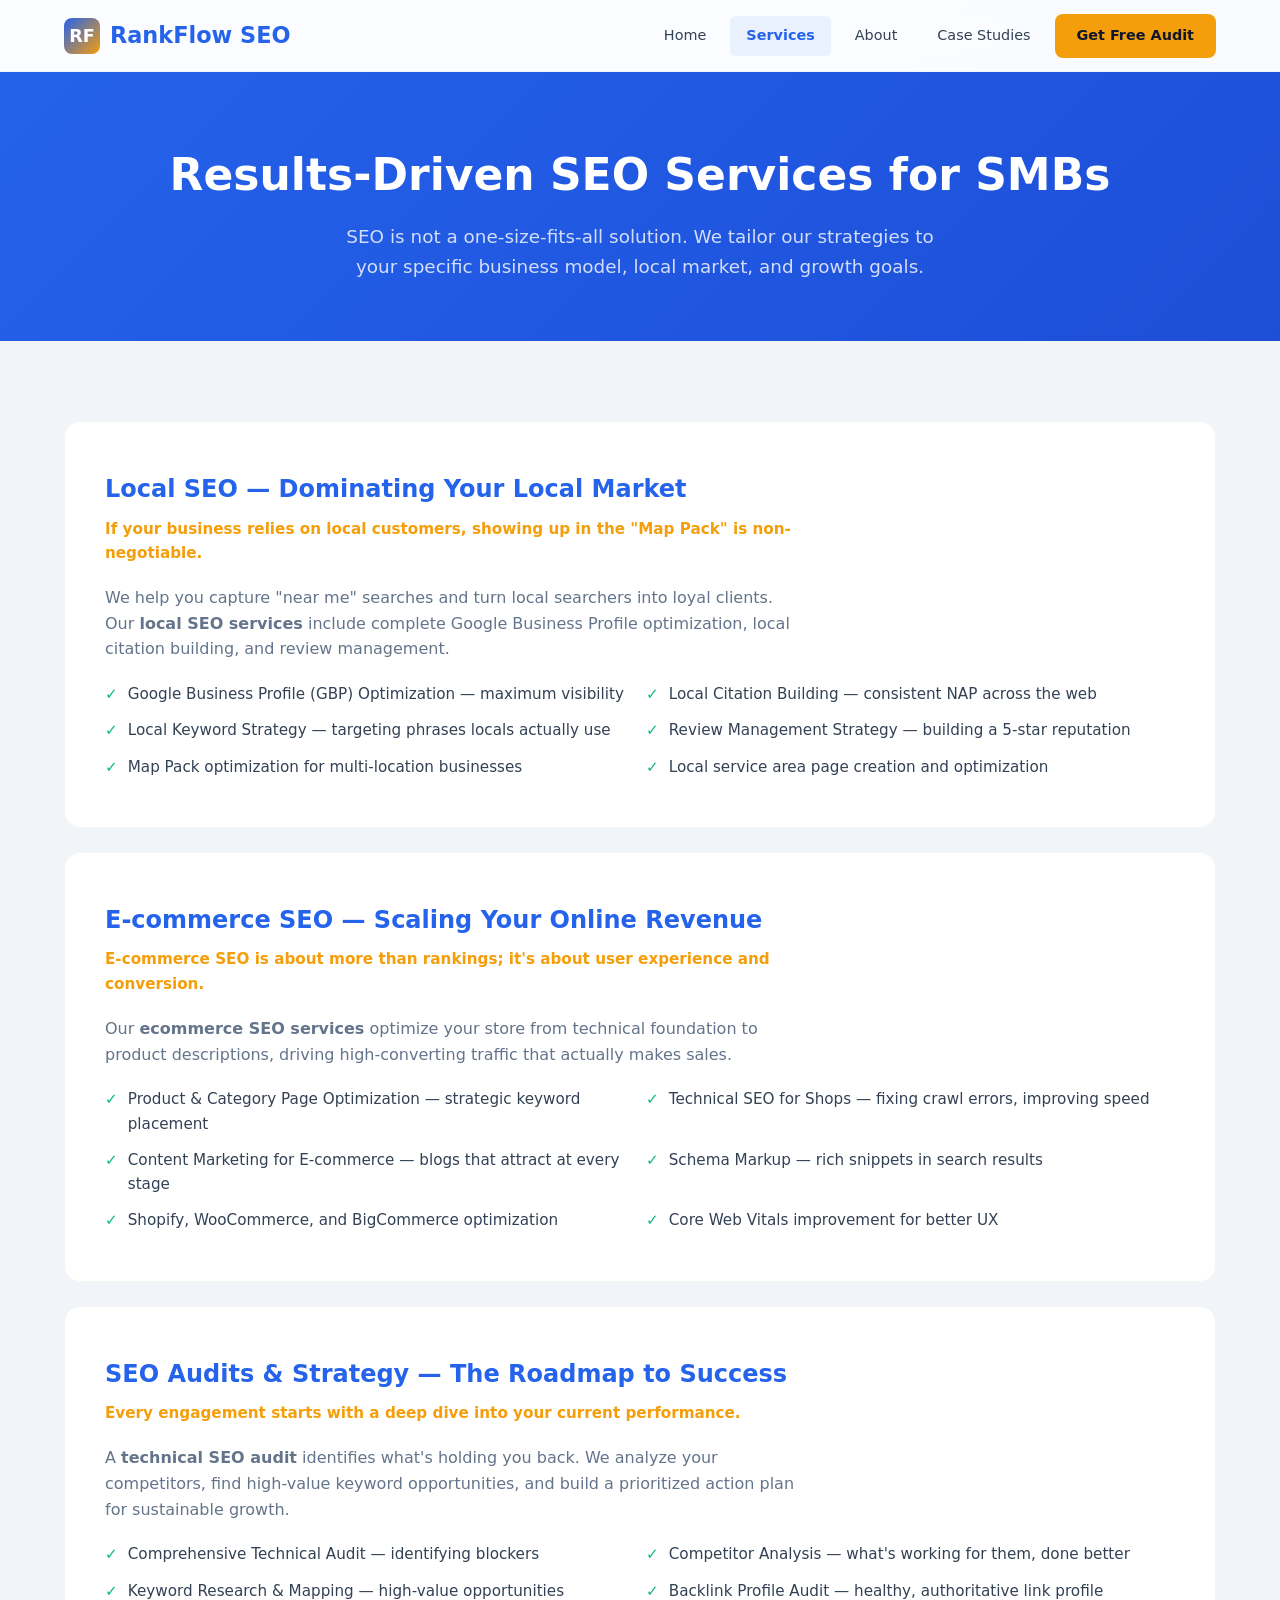
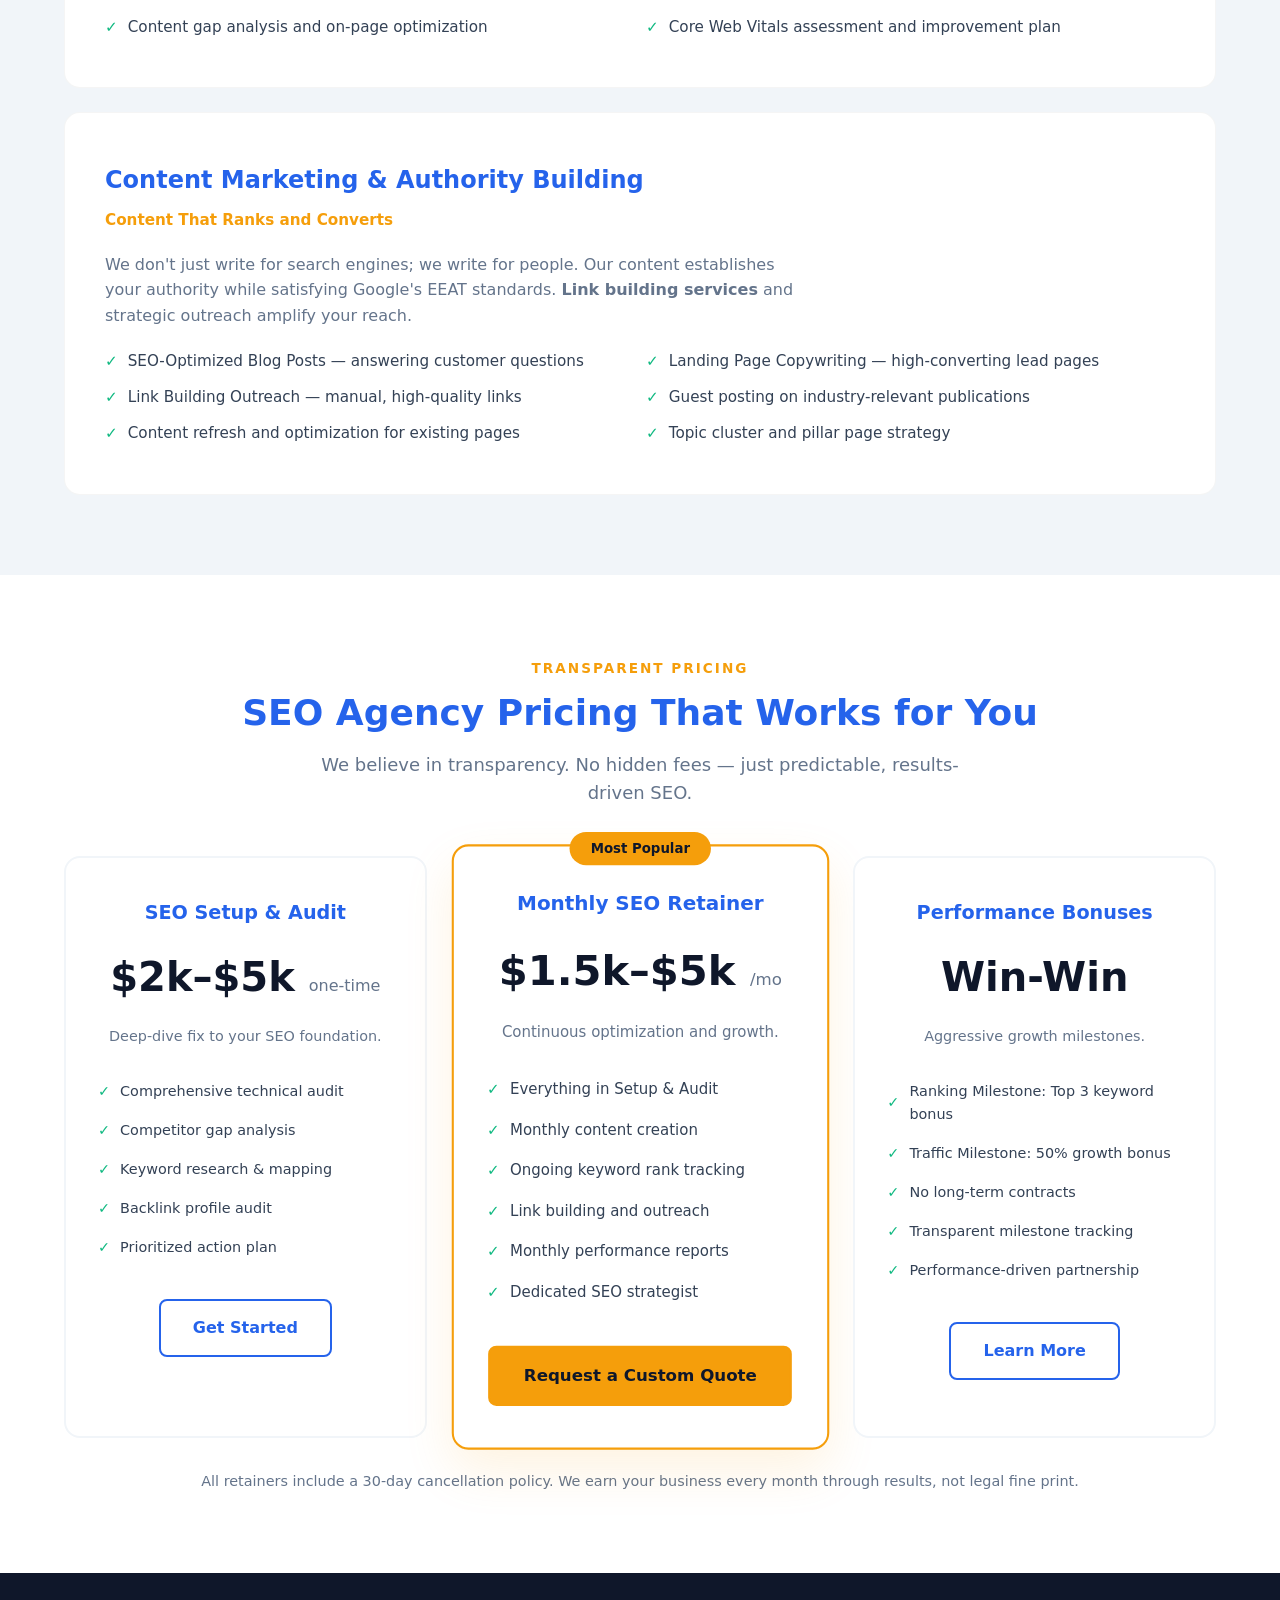
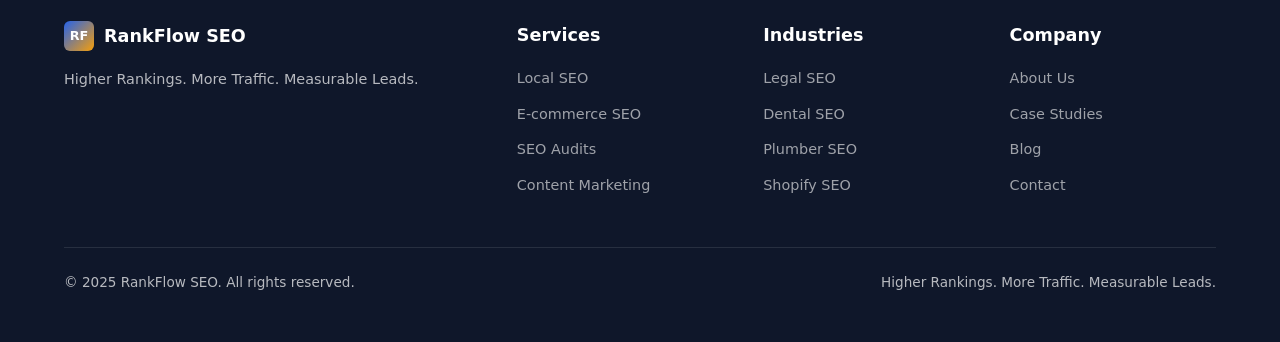
<file: services.html>
<!DOCTYPE html>
<html lang="en">
<head>
    <meta charset="UTF-8">
    <meta name="viewport" content="width=device-width, initial-scale=1.0">
    <title>SEO Services for Small Business | Local & E-commerce SEO | RankFlow SEO</title>
    <meta name="description" content="RankFlow SEO offers results-driven local SEO services, e-commerce SEO, technical audits, and content marketing for SMBs. Transparent pricing from $1,500/mo. Free audit included.">
    <meta name="keywords" content="local seo services, ecommerce seo services, technical seo audit, seo agency pricing, affordable seo services, google business profile optimization, on page seo services, link building services">
    <link rel="canonical" href="https://rankflowseo.com/services">
    <meta property="og:title" content="SEO Services for Small Business | RankFlow SEO">
    <meta property="og:description" content="Local SEO, e-commerce SEO, technical audits, and content marketing. Transparent pricing starting at $1,500/mo.">
    <script type="application/ld+json">
    {
        "@context": "https://schema.org",
        "@type": "Service",
        "name": "SEO Services - RankFlow SEO",
        "provider": { "@type": "LocalBusiness", "name": "RankFlow SEO", "priceRange": "$1,500-$5,000" },
        "description": "Local SEO, e-commerce SEO, technical audits, content marketing, and link building for small and medium businesses.",
        "areaServed": { "@type": "Country", "name": "United States" }
    }
    </script>
    <link rel="stylesheet" href="css/style.css">
    <style>
        .service-detail { background: var(--white); border-radius: 16px; padding: 48px 40px; margin-bottom: 24px; border: 1px solid rgba(0,0,0,0.04); transition: box-shadow 0.3s; }
        .service-detail:last-child { margin-bottom: 0; }
        .service-detail:hover { box-shadow: 0 12px 32px rgba(0,0,0,0.04); }
        .service-detail h3 { font-size: 1.5rem; font-weight: 700; color: var(--primary); margin-bottom: 8px; }
        .service-detail .subtitle { font-size: 0.95rem; color: var(--accent); font-weight: 600; margin-bottom: 20px; }
        .service-detail p { color: var(--gray-500); margin-bottom: 20px; max-width: 700px; }
        .service-detail ul { display: grid; grid-template-columns: 1fr 1fr; gap: 12px; }
        .service-detail ul li { display: flex; align-items: start; gap: 10px; font-size: 0.95rem; color: var(--gray-700); }
        .service-detail ul li::before { content: '\2713'; color: var(--success); font-weight: 700; flex-shrink: 0; }
        .pricing-grid { display: grid; grid-template-columns: repeat(3, 1fr); gap: 32px; margin-top: 48px; }
        .pricing-card { background: var(--white); border: 2px solid var(--gray-100); border-radius: 16px; padding: 40px 32px; text-align: center; transition: all 0.3s; position: relative; }
        .pricing-card.featured { border-color: var(--accent); transform: scale(1.04); box-shadow: 0 20px 48px rgba(245,158,11,0.12); }
        .pricing-card.featured .badge { position: absolute; top: -14px; left: 50%; transform: translateX(-50%); background: var(--accent); color: var(--dark); font-size: 0.8rem; font-weight: 700; padding: 6px 20px; border-radius: 20px; }
        .pricing-card h3 { font-size: 1.2rem; font-weight: 700; color: var(--primary); margin-bottom: 8px; }
        .pricing-card .price { font-size: 2.5rem; font-weight: 800; color: var(--dark); margin: 16px 0; }
        .pricing-card .price span { font-size: 1rem; font-weight: 500; color: var(--gray-500); }
        .pricing-card .description { color: var(--gray-500); font-size: 0.9rem; margin-bottom: 24px; }
        .pricing-card ul { text-align: left; margin-bottom: 32px; }
        .pricing-card ul li { padding: 8px 0; font-size: 0.9rem; color: var(--gray-700); display: flex; align-items: center; gap: 10px; }
        .pricing-card ul li::before { content: '\2713'; color: var(--success); font-weight: 700; }
        .pricing-card:hover { border-color: var(--accent); }
        .detailed-services { background: var(--gray-100); }
        @media (max-width: 1024px) { .pricing-grid { grid-template-columns: 1fr; max-width: 480px; margin: 48px auto 0; } .pricing-card.featured { transform: none; } }
        @media (max-width: 768px) { .service-detail ul { grid-template-columns: 1fr; } }
    </style>
</head>
<body>
    <header class="header" id="header">
        <div class="container header-inner">
            <a href="index.html" class="logo"><span class="logo-icon">RF</span> RankFlow SEO</a>
            <nav class="nav-links" id="navLinks">
                <a href="index.html">Home</a>
                <a href="services.html" class="active">Services</a>
                <a href="about.html">About</a>
                <a href="case-studies.html">Case Studies</a>
                <a href="index.html#contact" class="nav-cta">Get Free Audit</a>
            </nav>
            <button class="menu-toggle" id="menuToggle" aria-label="Toggle menu"><span></span><span></span><span></span></button>
        </div>
    </header>

    <section class="page-hero">
        <div class="container">
            <h1>Results-Driven SEO Services for SMBs</h1>
            <p>SEO is not a one-size-fits-all solution. We tailor our strategies to your specific business model, local market, and growth goals.</p>
        </div>
    </section>

    <section class="section detailed-services">
        <div class="container">
            <div class="service-detail" id="local">
                <h3>Local SEO &mdash; Dominating Your Local Market</h3>
                <p class="subtitle">If your business relies on local customers, showing up in the "Map Pack" is non-negotiable.</p>
                <p>We help you capture "near me" searches and turn local searchers into loyal clients. Our <strong>local SEO services</strong> include complete Google Business Profile optimization, local citation building, and review management.</p>
                <ul>
                    <li>Google Business Profile (GBP) Optimization &mdash; maximum visibility</li>
                    <li>Local Citation Building &mdash; consistent NAP across the web</li>
                    <li>Local Keyword Strategy &mdash; targeting phrases locals actually use</li>
                    <li>Review Management Strategy &mdash; building a 5-star reputation</li>
                    <li>Map Pack optimization for multi-location businesses</li>
                    <li>Local service area page creation and optimization</li>
                </ul>
            </div>

            <div class="service-detail" id="ecommerce">
                <h3>E-commerce SEO &mdash; Scaling Your Online Revenue</h3>
                <p class="subtitle">E-commerce SEO is about more than rankings; it's about user experience and conversion.</p>
                <p>Our <strong>ecommerce SEO services</strong> optimize your store from technical foundation to product descriptions, driving high-converting traffic that actually makes sales.</p>
                <ul>
                    <li>Product &amp; Category Page Optimization &mdash; strategic keyword placement</li>
                    <li>Technical SEO for Shops &mdash; fixing crawl errors, improving speed</li>
                    <li>Content Marketing for E-commerce &mdash; blogs that attract at every stage</li>
                    <li>Schema Markup &mdash; rich snippets in search results</li>
                    <li>Shopify, WooCommerce, and BigCommerce optimization</li>
                    <li>Core Web Vitals improvement for better UX</li>
                </ul>
            </div>

            <div class="service-detail" id="audits">
                <h3>SEO Audits &amp; Strategy &mdash; The Roadmap to Success</h3>
                <p class="subtitle">Every engagement starts with a deep dive into your current performance.</p>
                <p>A <strong>technical SEO audit</strong> identifies what's holding you back. We analyze your competitors, find high-value keyword opportunities, and build a prioritized action plan for sustainable growth.</p>
                <ul>
                    <li>Comprehensive Technical Audit &mdash; identifying blockers</li>
                    <li>Competitor Analysis &mdash; what's working for them, done better</li>
                    <li>Keyword Research &amp; Mapping &mdash; high-value opportunities</li>
                    <li>Backlink Profile Audit &mdash; healthy, authoritative link profile</li>
                    <li>Content gap analysis and on-page optimization</li>
                    <li>Core Web Vitals assessment and improvement plan</li>
                </ul>
            </div>

            <div class="service-detail" id="content">
                <h3>Content Marketing &amp; Authority Building</h3>
                <p class="subtitle">Content That Ranks and Converts</p>
                <p>We don't just write for search engines; we write for people. Our content establishes your authority while satisfying Google's EEAT standards. <strong>Link building services</strong> and strategic outreach amplify your reach.</p>
                <ul>
                    <li>SEO-Optimized Blog Posts &mdash; answering customer questions</li>
                    <li>Landing Page Copywriting &mdash; high-converting lead pages</li>
                    <li>Link Building Outreach &mdash; manual, high-quality links</li>
                    <li>Guest posting on industry-relevant publications</li>
                    <li>Content refresh and optimization for existing pages</li>
                    <li>Topic cluster and pillar page strategy</li>
                </ul>
            </div>
        </div>
    </section>

    <section class="section" id="pricing">
        <div class="container">
            <div class="text-center">
                <span class="section-label">Transparent Pricing</span>
                <h2 class="section-title">SEO Agency Pricing That Works for You</h2>
                <p class="section-subtitle mx-auto">We believe in transparency. No hidden fees &mdash; just predictable, results-driven SEO.</p>
            </div>
            <div class="pricing-grid">
                <div class="pricing-card">
                    <h3>SEO Setup &amp; Audit</h3>
                    <div class="price">$2k&ndash;$5k <span>one-time</span></div>
                    <p class="description">Deep-dive fix to your SEO foundation.</p>
                    <ul>
                        <li>Comprehensive technical audit</li>
                        <li>Competitor gap analysis</li>
                        <li>Keyword research &amp; mapping</li>
                        <li>Backlink profile audit</li>
                        <li>Prioritized action plan</li>
                    </ul>
                    <a href="index.html#contact" class="btn btn-outline">Get Started</a>
                </div>
                <div class="pricing-card featured">
                    <span class="badge">Most Popular</span>
                    <h3>Monthly SEO Retainer</h3>
                    <div class="price">$1.5k&ndash;$5k <span>/mo</span></div>
                    <p class="description">Continuous optimization and growth.</p>
                    <ul>
                        <li>Everything in Setup &amp; Audit</li>
                        <li>Monthly content creation</li>
                        <li>Ongoing keyword rank tracking</li>
                        <li>Link building and outreach</li>
                        <li>Monthly performance reports</li>
                        <li>Dedicated SEO strategist</li>
                    </ul>
                    <a href="index.html#contact" class="btn btn-primary">Request a Custom Quote</a>
                </div>
                <div class="pricing-card">
                    <h3>Performance Bonuses</h3>
                    <div class="price">Win-Win</div>
                    <p class="description">Aggressive growth milestones.</p>
                    <ul>
                        <li>Ranking Milestone: Top 3 keyword bonus</li>
                        <li>Traffic Milestone: 50% growth bonus</li>
                        <li>No long-term contracts</li>
                        <li>Transparent milestone tracking</li>
                        <li>Performance-driven partnership</li>
                    </ul>
                    <a href="index.html#contact" class="btn btn-outline">Learn More</a>
                </div>
            </div>
            <p style="text-align:center;margin-top:32px;color:var(--gray-500);font-size:0.9rem;">All retainers include a 30-day cancellation policy. We earn your business every month through results, not legal fine print.</p>
        </div>
    </section>

    <footer class="footer">
        <div class="container">
            <div class="footer-grid">
                <div>
                    <h4 style="display:flex;align-items:center;gap:10px;"><span style="width:30px;height:30px;background:linear-gradient(135deg,var(--primary),var(--accent));border-radius:6px;display:inline-flex;align-items:center;justify-content:center;color:white;font-size:0.8rem;font-weight:700;">RF</span> RankFlow SEO</h4>
                    <p>Higher Rankings. More Traffic. Measurable Leads.</p>
                </div>
                <div><h4>Services</h4><ul><li><a href="services.html">Local SEO</a></li><li><a href="services.html">E-commerce SEO</a></li><li><a href="services.html">SEO Audits</a></li><li><a href="services.html">Content Marketing</a></li></ul></div>
                <div><h4>Industries</h4><ul><li><a href="services.html#local">Legal SEO</a></li><li><a href="services.html#local">Dental SEO</a></li><li><a href="services.html#local">Plumber SEO</a></li><li><a href="services.html#ecommerce">Shopify SEO</a></li></ul></div>
                <div><h4>Company</h4><ul><li><a href="about.html">About Us</a></li><li><a href="case-studies.html">Case Studies</a></li><li><a href="blog/seo-cost-2025.html">Blog</a></li><li><a href="index.html#contact">Contact</a></li></ul></div>
            </div>
            <div class="footer-bottom">
                <span>&copy; 2025 RankFlow SEO. All rights reserved.</span>
                <span>Higher Rankings. More Traffic. Measurable Leads.</span>
            </div>
        </div>
    </footer>

    <script>
        document.getElementById('menuToggle').addEventListener('click', function(){
            this.classList.toggle('active');
            document.getElementById('navLinks').classList.toggle('open');
        });
        document.getElementById('navLinks').querySelectorAll('a').forEach(function(l){l.addEventListener('click',function(){
            document.getElementById('menuToggle').classList.remove('active');
            document.getElementById('navLinks').classList.remove('open');
        })});
        window.addEventListener('scroll', function(){
            document.getElementById('header').classList.toggle('scrolled', window.scrollY > 50);
        });
    </script>
</body>
</html>
</file>
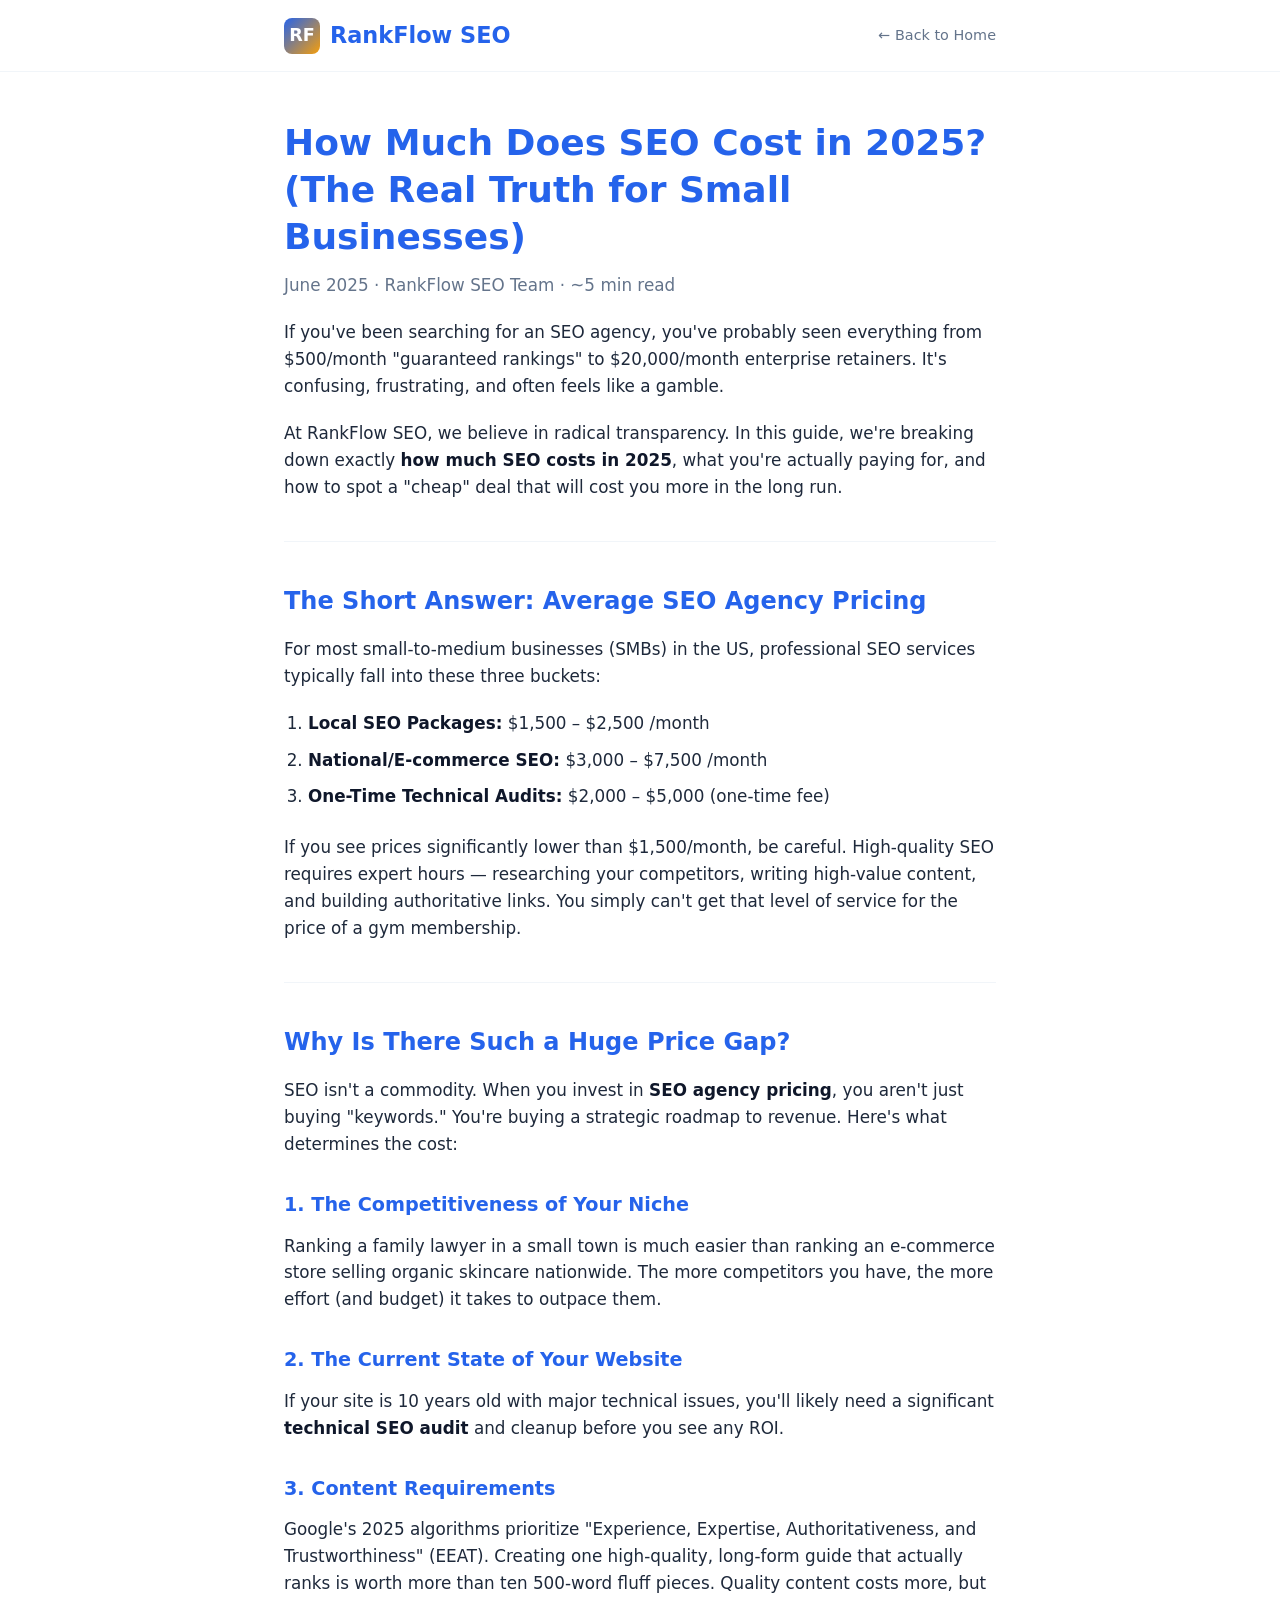
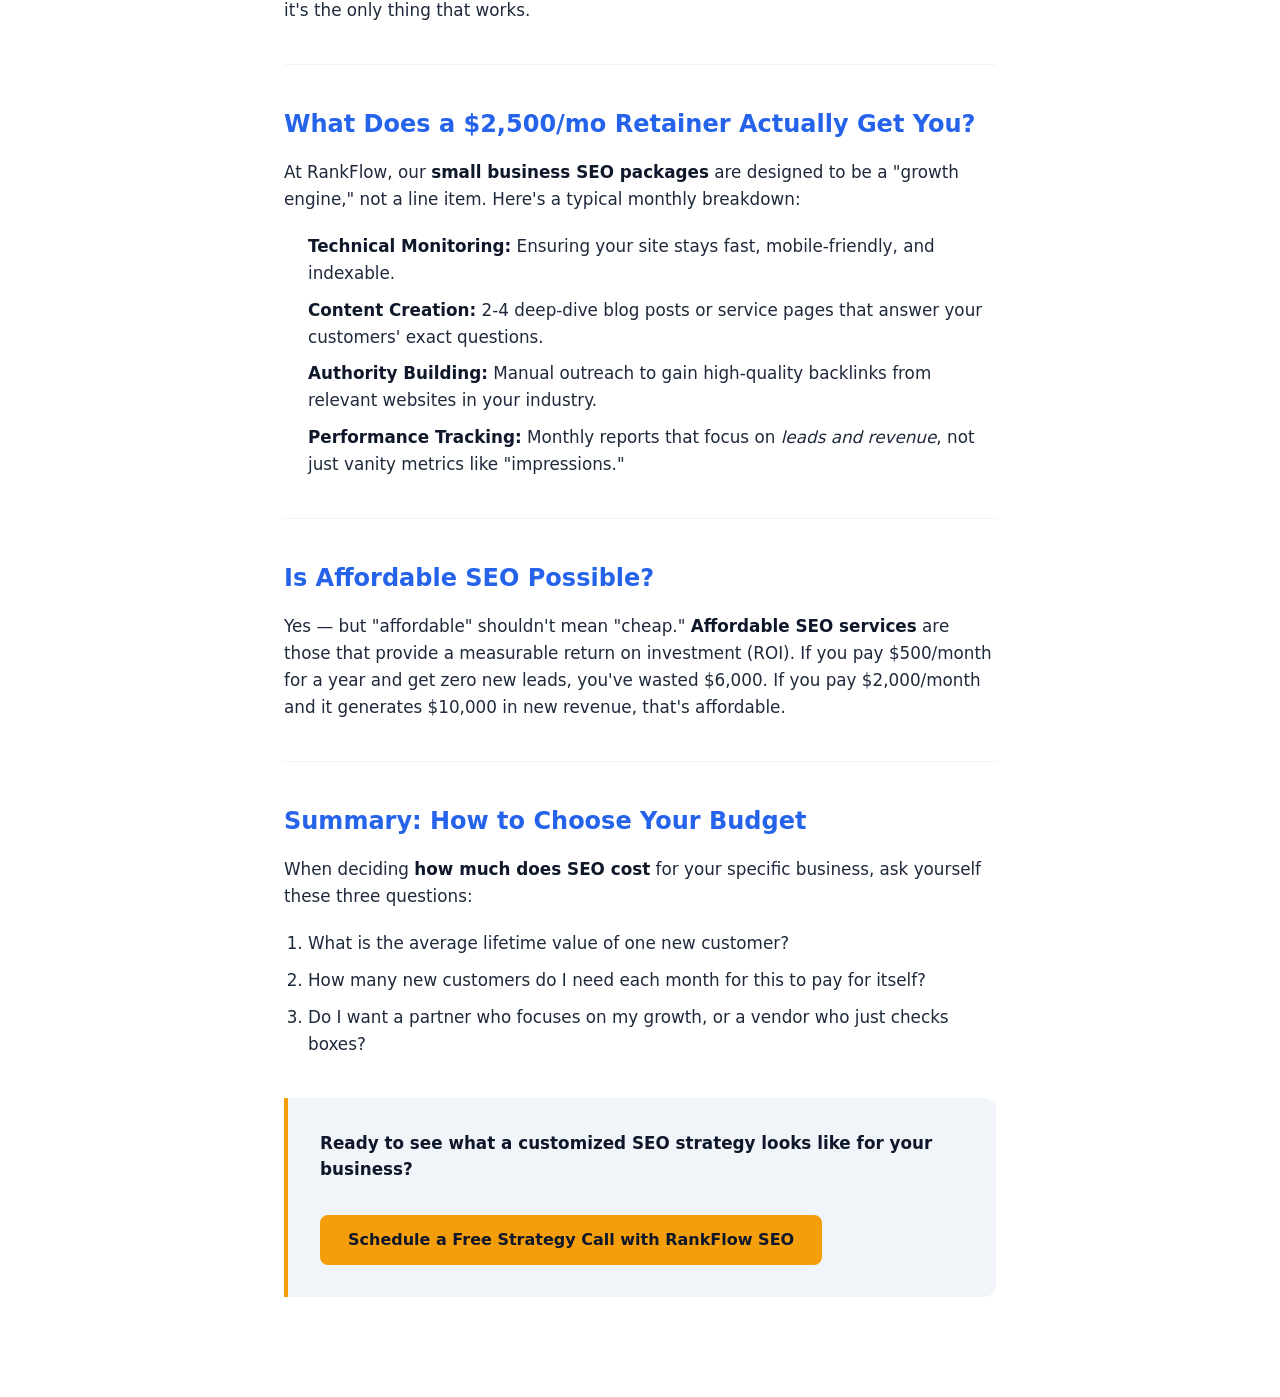
<file: blog/seo-cost-2025.html>
<!DOCTYPE html>
<html lang="en">
<head>
    <meta charset="UTF-8">
    <meta name="viewport" content="width=device-width, initial-scale=1.0">
    <title>How Much Does SEO Cost in 2025? | RankFlow SEO</title>
    <meta name="description" content="Transparent SEO pricing guide for small businesses. Learn what $1,500-$5,000/month retainer actually gets you, how to spot cheap SEO, and what affordable SEO services really cost in 2025.">
    <link rel="canonical" href="https://rankflowseo.com/blog/seo-cost-2025">
    <link rel="stylesheet" href="../css/style.css">
    <style>
        :root { --max-width: 760px; }
        .header { position: fixed; top: 0; left: 0; width: 100%; height: var(--header-h); background: rgba(255,255,255,0.98); border-bottom: 1px solid var(--gray-100); z-index: 1000; display: flex; align-items: center; }
        .header a.back-link { font-size: 0.9rem; color: var(--gray-500); text-decoration: none; }
        .header a.back-link:hover { color: var(--primary); }
        .blog-content { padding: 120px 0 60px; max-width: 760px; margin: 0 auto; }
        .blog-content h1 { font-size: 2.25rem; font-weight: 800; color: var(--primary); line-height: 1.3; margin-bottom: 12px; }
        .blog-meta { color: var(--gray-500); font-size: 0.9rem; margin-bottom: 32px; }
        .blog-content h2 { font-size: 1.5rem; font-weight: 700; color: var(--primary); margin: 40px 0 16px; }
        .blog-content h3 { font-size: 1.2rem; font-weight: 700; color: var(--primary); margin: 32px 0 12px; }
        .blog-content p { margin-bottom: 20px; font-size: 1.05rem; }
        .blog-content ul, .blog-content ol { margin: 0 0 24px 24px; }
        .blog-content li { margin-bottom: 10px; font-size: 1.05rem; }
        .blog-content strong { color: var(--dark); }
        .blog-content .cta-box { background: var(--gray-100); border-left: 4px solid var(--accent); padding: 32px; border-radius: 0 12px 12px 0; margin: 40px 0; }
        .blog-content .cta-box a { display: inline-block; margin-top: 12px; padding: 12px 28px; background: var(--accent); color: var(--dark); font-weight: 600; border-radius: 8px; text-decoration: none; transition: all 0.25s; }
        .blog-content .cta-box a:hover { background: #d97706; transform: translateY(-2px); }
        hr { border: none; border-top: 1px solid var(--gray-100); margin: 40px 0; }
        @media (max-width: 768px) { .blog-content h1 { font-size: 1.75rem; } .blog-content { padding: 100px 0 40px; } }
        .footer { display: none; }
    </style>
</head>
<body>
    <header class="header">
        <div class="container header-inner">
            <a href="../index.html" class="logo"><span class="logo-icon">RF</span> RankFlow SEO</a>
            <a href="../index.html" class="back-link">&larr; Back to Home</a>
        </div>
    </header>
    <main class="blog-content">
        <article class="container">
            <h1>How Much Does SEO Cost in 2025? (The Real Truth for Small Businesses)</h1>
            <p class="blog-meta">June 2025 &middot; RankFlow SEO Team &middot; ~5 min read</p>

            <p>If you've been searching for an SEO agency, you've probably seen everything from $500/month &quot;guaranteed rankings&quot; to $20,000/month enterprise retainers. It's confusing, frustrating, and often feels like a gamble.</p>
            <p>At RankFlow SEO, we believe in radical transparency. In this guide, we're breaking down exactly <strong>how much SEO costs in 2025</strong>, what you're actually paying for, and how to spot a &quot;cheap&quot; deal that will cost you more in the long run.</p>

            <hr>

            <h2>The Short Answer: Average SEO Agency Pricing</h2>
            <p>For most small-to-medium businesses (SMBs) in the US, professional SEO services typically fall into these three buckets:</p>
            <ol>
                <li><strong>Local SEO Packages:</strong> $1,500 &ndash; $2,500 /month</li>
                <li><strong>National/E-commerce SEO:</strong> $3,000 &ndash; $7,500 /month</li>
                <li><strong>One-Time Technical Audits:</strong> $2,000 &ndash; $5,000 (one-time fee)</li>
            </ol>
            <p>If you see prices significantly lower than $1,500/month, be careful. High-quality SEO requires expert hours &mdash; researching your competitors, writing high-value content, and building authoritative links. You simply can't get that level of service for the price of a gym membership.</p>

            <hr>

            <h2>Why Is There Such a Huge Price Gap?</h2>
            <p>SEO isn't a commodity. When you invest in <strong>SEO agency pricing</strong>, you aren't just buying &quot;keywords.&quot; You're buying a strategic roadmap to revenue. Here's what determines the cost:</p>

            <h3>1. The Competitiveness of Your Niche</h3>
            <p>Ranking a family lawyer in a small town is much easier than ranking an e-commerce store selling organic skincare nationwide. The more competitors you have, the more effort (and budget) it takes to outpace them.</p>

            <h3>2. The Current State of Your Website</h3>
            <p>If your site is 10 years old with major technical issues, you'll likely need a significant <strong>technical SEO audit</strong> and cleanup before you see any ROI.</p>

            <h3>3. Content Requirements</h3>
            <p>Google's 2025 algorithms prioritize &quot;Experience, Expertise, Authoritativeness, and Trustworthiness&quot; (EEAT). Creating one high-quality, long-form guide that actually ranks is worth more than ten 500-word fluff pieces. Quality content costs more, but it's the only thing that works.</p>

            <hr>

            <h2>What Does a $2,500/mo Retainer Actually Get You?</h2>
            <p>At RankFlow, our <strong>small business SEO packages</strong> are designed to be a &quot;growth engine,&quot; not a line item. Here's a typical monthly breakdown:</p>
            <ul>
                <li><strong>Technical Monitoring:</strong> Ensuring your site stays fast, mobile-friendly, and indexable.</li>
                <li><strong>Content Creation:</strong> 2-4 deep-dive blog posts or service pages that answer your customers' exact questions.</li>
                <li><strong>Authority Building:</strong> Manual outreach to gain high-quality backlinks from relevant websites in your industry.</li>
                <li><strong>Performance Tracking:</strong> Monthly reports that focus on <em>leads and revenue</em>, not just vanity metrics like &quot;impressions.&quot;</li>
            </ul>

            <hr>

            <h2>Is Affordable SEO Possible?</h2>
            <p>Yes &mdash; but &quot;affordable&quot; shouldn't mean &quot;cheap.&quot; <strong>Affordable SEO services</strong> are those that provide a measurable return on investment (ROI). If you pay $500/month for a year and get zero new leads, you've wasted $6,000. If you pay $2,000/month and it generates $10,000 in new revenue, that's affordable.</p>

            <hr>

            <h2>Summary: How to Choose Your Budget</h2>
            <p>When deciding <strong>how much does SEO cost</strong> for your specific business, ask yourself these three questions:</p>
            <ol>
                <li>What is the average lifetime value of one new customer?</li>
                <li>How many new customers do I need each month for this to pay for itself?</li>
                <li>Do I want a partner who focuses on my growth, or a vendor who just checks boxes?</li>
            </ol>

            <div class="cta-box">
                <p><strong>Ready to see what a customized SEO strategy looks like for your business?</strong></p>
                <a href="/#contact">Schedule a Free Strategy Call with RankFlow SEO</a>
            </div>
        </article>
    </main>
</body>
</html>
</file>
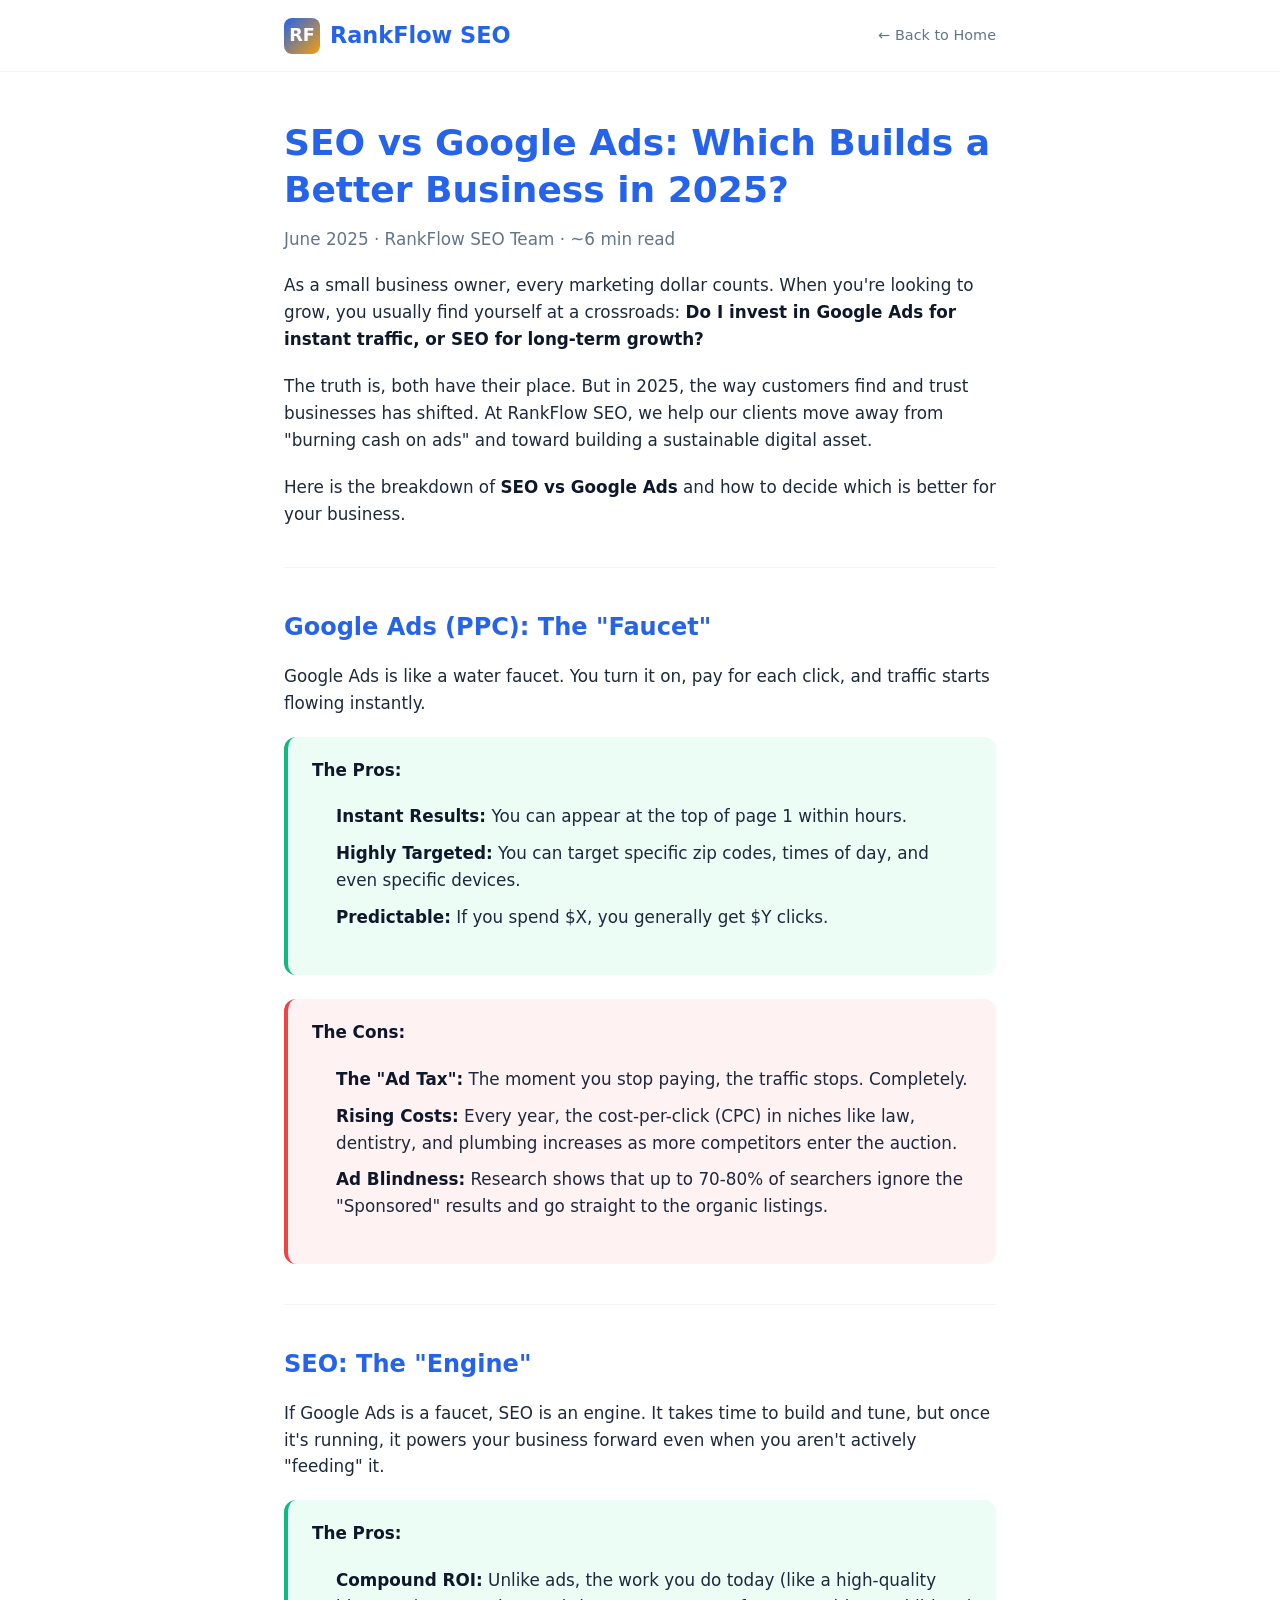
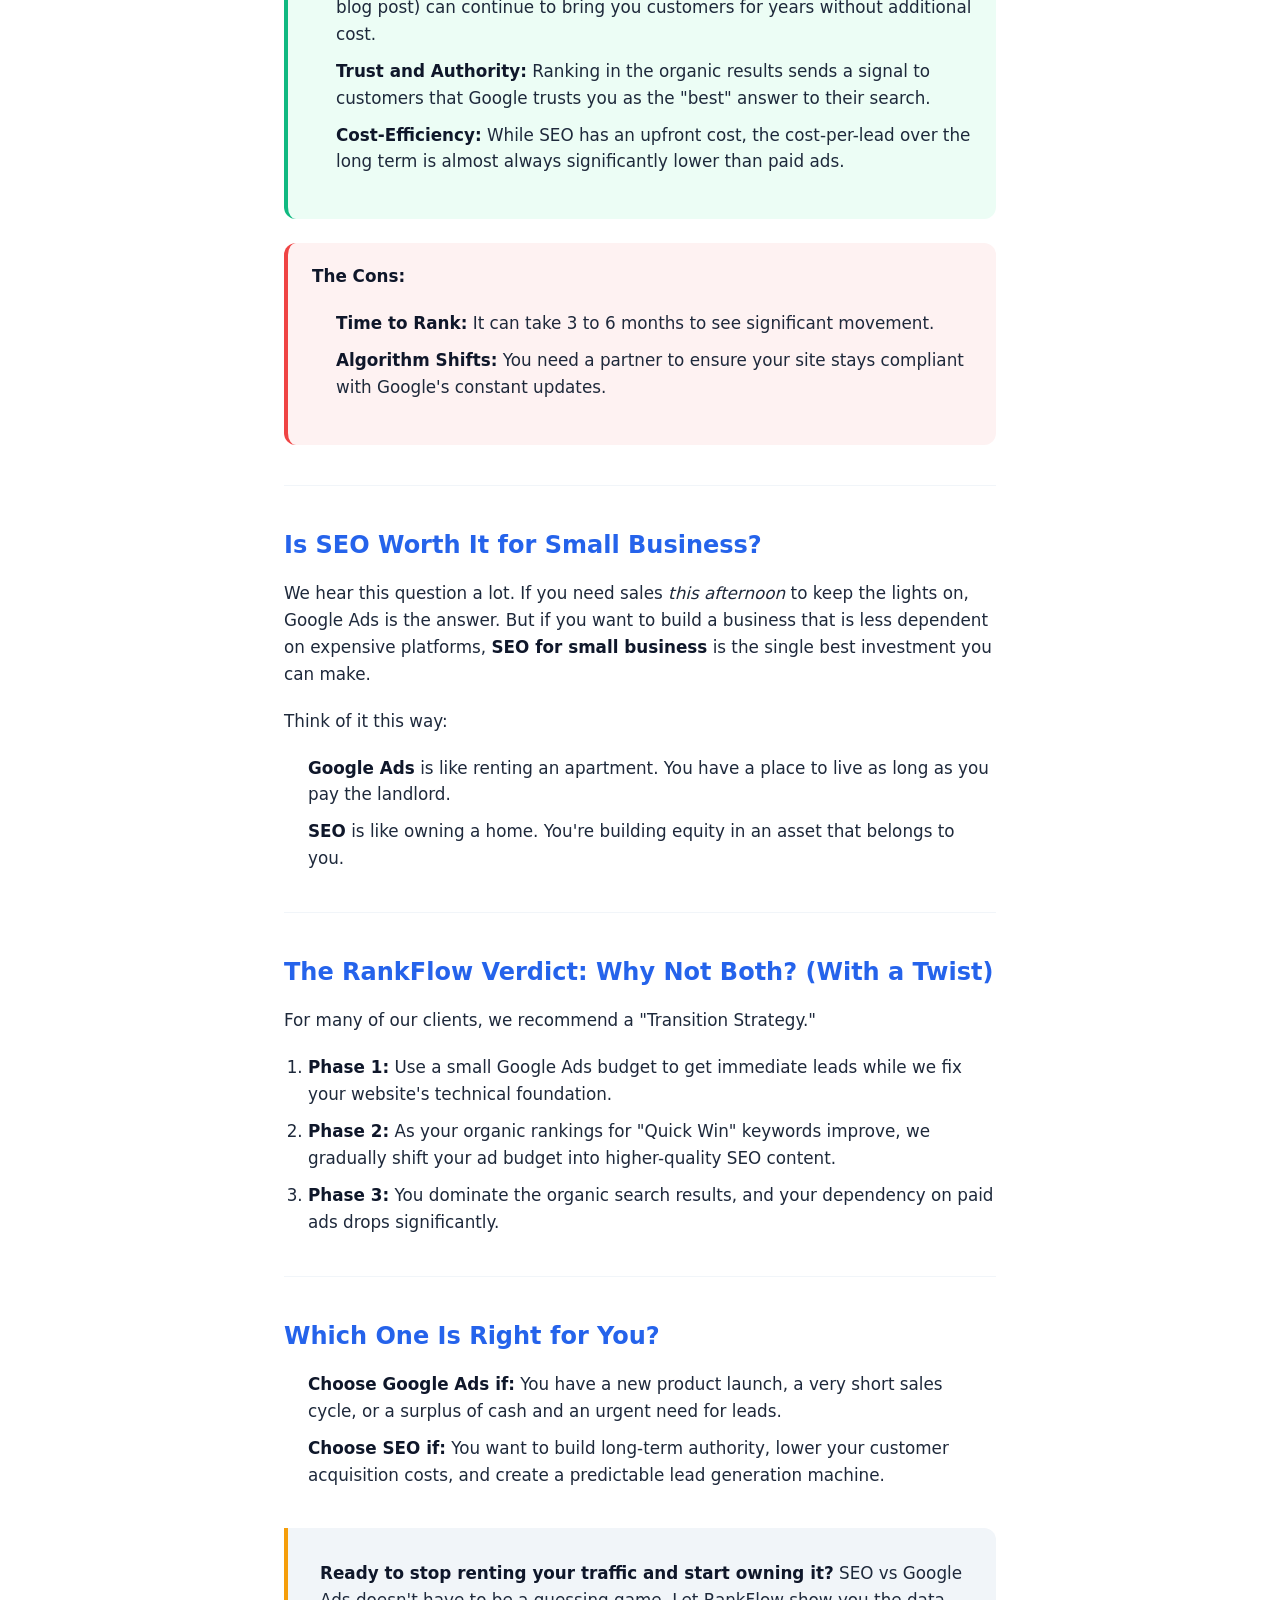
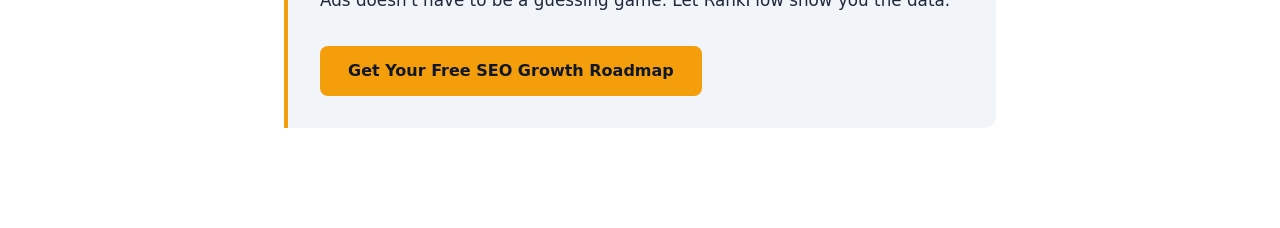
<file: blog/seo-vs-google-ads.html>
<!DOCTYPE html>
<html lang="en">
<head>
    <meta charset="UTF-8">
    <meta name="viewport" content="width=device-width, initial-scale=1.0">
    <title>SEO vs Google Ads: Which Builds a Better Business in 2025? | RankFlow SEO</title>
    <meta name="description" content="SEO vs Google Ads comparison for small businesses. Learn why SEO builds a long-term asset while PPC is like renting traffic. Includes our Transition Strategy for maximum ROI.">
    <link rel="canonical" href="https://rankflowseo.com/blog/seo-vs-google-ads">
    <link rel="stylesheet" href="../css/style.css">
    <style>
        :root { --max-width: 760px; }
        .header { position: fixed; top: 0; left: 0; width: 100%; height: var(--header-h); background: rgba(255,255,255,0.98); border-bottom: 1px solid var(--gray-100); z-index: 1000; display: flex; align-items: center; }
        .header a.back-link { font-size: 0.9rem; color: var(--gray-500); text-decoration: none; }
        .header a.back-link:hover { color: var(--primary); }
        .blog-content { padding: 120px 0 60px; max-width: 760px; margin: 0 auto; }
        .blog-content h1 { font-size: 2.25rem; font-weight: 800; color: var(--primary); line-height: 1.3; margin-bottom: 12px; }
        .blog-meta { color: var(--gray-500); font-size: 0.9rem; margin-bottom: 32px; }
        .blog-content h2 { font-size: 1.5rem; font-weight: 700; color: var(--primary); margin: 40px 0 16px; }
        .blog-content h3 { font-size: 1.2rem; font-weight: 700; color: var(--primary); margin: 32px 0 12px; }
        .blog-content p { margin-bottom: 20px; font-size: 1.05rem; }
        .blog-content ul, .blog-content ol { margin: 0 0 24px 24px; }
        .blog-content li { margin-bottom: 10px; font-size: 1.05rem; }
        .blog-content strong { color: var(--dark); }
        .blog-content .pros-box, .blog-content .cons-box { padding: 20px 24px; border-radius: 12px; margin: 16px 0 24px; }
        .blog-content .pros-box { background: #ecfdf5; border-left: 4px solid #10b981; }
        .blog-content .cons-box { background: #fef2f2; border-left: 4px solid #ef4444; }
        .blog-content .cta-box { background: var(--gray-100); border-left: 4px solid var(--accent); padding: 32px; border-radius: 0 12px 12px 0; margin: 40px 0; }
        .blog-content .cta-box a { display: inline-block; margin-top: 12px; padding: 12px 28px; background: var(--accent); color: var(--dark); font-weight: 600; border-radius: 8px; text-decoration: none; transition: all 0.25s; }
        .blog-content .cta-box a:hover { background: #d97706; transform: translateY(-2px); }
        hr { border: none; border-top: 1px solid var(--gray-100); margin: 40px 0; }
        @media (max-width: 768px) { .blog-content h1 { font-size: 1.75rem; } .blog-content { padding: 100px 0 40px; } }
        .footer { display: none; }
    </style>
</head>
<body>
    <header class="header">
        <div class="container header-inner">
            <a href="../index.html" class="logo"><span class="logo-icon">RF</span> RankFlow SEO</a>
            <a href="../index.html" class="back-link">&larr; Back to Home</a>
        </div>
    </header>
    <main class="blog-content">
        <article class="container">
            <h1>SEO vs Google Ads: Which Builds a Better Business in 2025?</h1>
            <p class="blog-meta">June 2025 &middot; RankFlow SEO Team &middot; ~6 min read</p>

            <p>As a small business owner, every marketing dollar counts. When you're looking to grow, you usually find yourself at a crossroads: <strong>Do I invest in Google Ads for instant traffic, or SEO for long-term growth?</strong></p>
            <p>The truth is, both have their place. But in 2025, the way customers find and trust businesses has shifted. At RankFlow SEO, we help our clients move away from &quot;burning cash on ads&quot; and toward building a sustainable digital asset.</p>
            <p>Here is the breakdown of <strong>SEO vs Google Ads</strong> and how to decide which is better for your business.</p>

            <hr>

            <h2>Google Ads (PPC): The &quot;Faucet&quot;</h2>
            <p>Google Ads is like a water faucet. You turn it on, pay for each click, and traffic starts flowing instantly.</p>

            <div class="pros-box">
                <p><strong>The Pros:</strong></p>
                <ul>
                    <li><strong>Instant Results:</strong> You can appear at the top of page 1 within hours.</li>
                    <li><strong>Highly Targeted:</strong> You can target specific zip codes, times of day, and even specific devices.</li>
                    <li><strong>Predictable:</strong> If you spend $X, you generally get $Y clicks.</li>
                </ul>
            </div>

            <div class="cons-box">
                <p><strong>The Cons:</strong></p>
                <ul>
                    <li><strong>The &quot;Ad Tax&quot;:</strong> The moment you stop paying, the traffic stops. Completely.</li>
                    <li><strong>Rising Costs:</strong> Every year, the cost-per-click (CPC) in niches like law, dentistry, and plumbing increases as more competitors enter the auction.</li>
                    <li><strong>Ad Blindness:</strong> Research shows that up to 70-80% of searchers ignore the &quot;Sponsored&quot; results and go straight to the organic listings.</li>
                </ul>
            </div>

            <hr>

            <h2>SEO: The &quot;Engine&quot;</h2>
            <p>If Google Ads is a faucet, SEO is an engine. It takes time to build and tune, but once it's running, it powers your business forward even when you aren't actively &quot;feeding&quot; it.</p>

            <div class="pros-box">
                <p><strong>The Pros:</strong></p>
                <ul>
                    <li><strong>Compound ROI:</strong> Unlike ads, the work you do today (like a high-quality blog post) can continue to bring you customers for years without additional cost.</li>
                    <li><strong>Trust and Authority:</strong> Ranking in the organic results sends a signal to customers that Google trusts you as the &quot;best&quot; answer to their search.</li>
                    <li><strong>Cost-Efficiency:</strong> While SEO has an upfront cost, the cost-per-lead over the long term is almost always significantly lower than paid ads.</li>
                </ul>
            </div>

            <div class="cons-box">
                <p><strong>The Cons:</strong></p>
                <ul>
                    <li><strong>Time to Rank:</strong> It can take 3 to 6 months to see significant movement.</li>
                    <li><strong>Algorithm Shifts:</strong> You need a partner to ensure your site stays compliant with Google's constant updates.</li>
                </ul>
            </div>

            <hr>

            <h2>Is SEO Worth It for Small Business?</h2>
            <p>We hear this question a lot. If you need sales <em>this afternoon</em> to keep the lights on, Google Ads is the answer. But if you want to build a business that is less dependent on expensive platforms, <strong>SEO for small business</strong> is the single best investment you can make.</p>
            <p>Think of it this way:</p>
            <ul>
                <li><strong>Google Ads</strong> is like renting an apartment. You have a place to live as long as you pay the landlord.</li>
                <li><strong>SEO</strong> is like owning a home. You're building equity in an asset that belongs to you.</li>
            </ul>

            <hr>

            <h2>The RankFlow Verdict: Why Not Both? (With a Twist)</h2>
            <p>For many of our clients, we recommend a &quot;Transition Strategy.&quot;</p>
            <ol>
                <li><strong>Phase 1:</strong> Use a small Google Ads budget to get immediate leads while we fix your website's technical foundation.</li>
                <li><strong>Phase 2:</strong> As your organic rankings for &quot;Quick Win&quot; keywords improve, we gradually shift your ad budget into higher-quality SEO content.</li>
                <li><strong>Phase 3:</strong> You dominate the organic search results, and your dependency on paid ads drops significantly.</li>
            </ol>

            <hr>

            <h2>Which One Is Right for You?</h2>
            <ul>
                <li><strong>Choose Google Ads if:</strong> You have a new product launch, a very short sales cycle, or a surplus of cash and an urgent need for leads.</li>
                <li><strong>Choose SEO if:</strong> You want to build long-term authority, lower your customer acquisition costs, and create a predictable lead generation machine.</li>
            </ul>

            <div class="cta-box">
                <p><strong>Ready to stop renting your traffic and start owning it?</strong> SEO vs Google Ads doesn't have to be a guessing game. Let RankFlow show you the data.</p>
                <a href="/#contact">Get Your Free SEO Growth Roadmap</a>
            </div>
        </article>
    </main>
</body>
</html>
</file>
<file: css/style.css>
/* ===== RESET & BASE ===== */
*, *::before, *::after { margin: 0; padding: 0; box-sizing: border-box; }
:root {
    --primary: #2563eb;
    --primary-dark: #1d4ed8;
    --primary-light: #3b82f6;
    --accent: #f59e0b;
    --accent-hover: #d97706;
    --dark: #0f172a;
    --gray-900: #1e293b;
    --gray-700: #334155;
    --gray-500: #64748b;
    --gray-300: #cbd5e1;
    --gray-100: #f1f5f9;
    --white: #ffffff;
    --success: #10b981;
    --font-sans: 'Segoe UI', system-ui, -apple-system, sans-serif;
    --max-width: 1200px;
    --header-h: 72px;
}
html { scroll-behavior: smooth; font-size: 16px; }
body { font-family: var(--font-sans); color: var(--gray-900); line-height: 1.6; background: var(--white); overflow-x: hidden; }
a { color: var(--primary); text-decoration: none; }
ul { list-style: none; }
.container { width: 100%; max-width: var(--max-width); margin: 0 auto; padding: 0 24px; }
.section { padding: 80px 0; }
.section-label {
    display: inline-block; font-size: 0.85rem; font-weight: 700;
    text-transform: uppercase; letter-spacing: 2px; color: var(--accent); margin-bottom: 12px;
}
.section-title { font-size: 2.25rem; font-weight: 800; color: var(--primary); line-height: 1.2; margin-bottom: 16px; }
.section-subtitle { font-size: 1.125rem; color: var(--gray-500); max-width: 640px; margin-bottom: 48px; }
.text-center { text-align: center; }
.mx-auto { margin-left: auto; margin-right: auto; }

/* ===== BUTTONS ===== */
.btn {
    display: inline-flex; align-items: center; justify-content: center; gap: 8px;
    padding: 14px 32px; font-size: 1rem; font-weight: 600; border-radius: 8px;
    border: 2px solid transparent; cursor: pointer; transition: all 0.25s ease; text-align: center; white-space: nowrap;
}
.btn-primary { background: var(--accent); color: var(--dark); border-color: var(--accent); }
.btn-primary:hover { background: var(--accent-hover); border-color: var(--accent-hover); transform: translateY(-2px); box-shadow: 0 8px 24px rgba(245,158,11,0.35); }
.btn-secondary { background: transparent; color: var(--white); border-color: var(--white); }
.btn-secondary:hover { background: var(--white); color: var(--primary); transform: translateY(-2px); }
.btn-outline { background: transparent; color: var(--primary); border-color: var(--primary); }
.btn-outline:hover { background: var(--primary); color: var(--white); transform: translateY(-2px); }

/* ===== HEADER ===== */
.header {
    position: fixed; top: 0; left: 0; width: 100%; height: var(--header-h);
    background: rgba(255,255,255,0.98); backdrop-filter: blur(10px);
    border-bottom: 1px solid var(--gray-100); z-index: 1000; transition: box-shadow 0.3s;
}
.header.scrolled { box-shadow: 0 2px 20px rgba(0,0,0,0.08); }
.header-inner { display: flex; align-items: center; justify-content: space-between; height: var(--header-h); }
.logo {
    display: flex; align-items: center; gap: 10px; font-size: 1.4rem;
    font-weight: 800; color: var(--primary); text-decoration: none;
}
.logo-icon {
    width: 36px; height: 36px; background: linear-gradient(135deg, var(--primary), var(--accent));
    border-radius: 8px; display: flex; align-items: center; justify-content: center;
    color: white; font-size: 1.1rem; font-weight: 700;
}
.nav-links { display: flex; align-items: center; gap: 8px; }
.nav-links a {
    padding: 8px 16px; font-size: 0.9rem; font-weight: 500; color: var(--gray-700);
    border-radius: 6px; transition: all 0.2s;
}
.nav-links a:hover { background: var(--gray-100); color: var(--primary); }
.nav-links a.active { background: rgba(37,99,235,0.08); color: var(--primary); font-weight: 600; }
.nav-cta {
    padding: 10px 22px !important; background: var(--accent) !important;
    color: var(--dark) !important; border-radius: 8px !important; font-weight: 600 !important;
}
.nav-cta:hover { background: var(--accent-hover) !important; transform: translateY(-1px); }
.menu-toggle {
    display: none; background: none; border: none; cursor: pointer;
    padding: 8px; flex-direction: column; gap: 5px;
}
.menu-toggle span { display: block; width: 26px; height: 2.5px; background: var(--primary); border-radius: 2px; transition: all 0.3s; }
.menu-toggle.active span:nth-child(1) { transform: rotate(45deg) translate(5px,5px); }
.menu-toggle.active span:nth-child(2) { opacity: 0; }
.menu-toggle.active span:nth-child(3) { transform: rotate(-45deg) translate(5px,-5px); }

/* ===== HERO ===== */
.hero {
    padding: 140px 0 80px;
    background: linear-gradient(135deg, var(--primary) 0%, #1d4ed8 50%, #2563eb 100%);
    color: var(--white); position: relative; overflow: hidden;
}
.hero::before {
    content: ''; position: absolute; top: -50%; left: -50%; width: 200%; height: 200%;
    background: radial-gradient(circle at 30% 50%, rgba(245,158,11,0.08) 0%, transparent 50%);
    animation: heroGlow 12s ease-in-out infinite alternate;
}
@keyframes heroGlow { 0% { transform: translate(0,0); } 100% { transform: translate(5%,5%); } }
.hero .container { position: relative; z-index: 1; }
.hero-content { max-width: 720px; }
.hero h1 { font-size: 3.25rem; font-weight: 800; line-height: 1.15; margin-bottom: 20px; }
.hero h1 span { background: linear-gradient(135deg, var(--accent), #fbbf24); -webkit-background-clip: text; -webkit-text-fill-color: transparent; background-clip: text; }
.hero p { font-size: 1.2rem; color: rgba(255,255,255,0.85); max-width: 600px; margin-bottom: 36px; line-height: 1.7; }
.hero-buttons { display: flex; gap: 16px; flex-wrap: wrap; }

/* ===== PAGE HERO (inner pages) ===== */
.page-hero {
    padding: 140px 0 60px;
    background: linear-gradient(135deg, var(--primary) 0%, #1d4ed8 100%);
    color: var(--white); text-align: center;
}
.page-hero h1 { font-size: 2.75rem; font-weight: 800; margin-bottom: 12px; }
.page-hero p { font-size: 1.15rem; color: rgba(255,255,255,0.8); max-width: 600px; margin: 0 auto; }

/* ===== FOOTER ===== */
.footer {
    background: var(--dark); color: rgba(255,255,255,0.7); padding: 48px 0;
}
.footer-grid { display: grid; grid-template-columns: 2fr 1fr 1fr 1fr; gap: 40px; }
.footer h4 { color: var(--white); font-size: 1.1rem; font-weight: 700; margin-bottom: 16px; }
.footer p { font-size: 0.9rem; line-height: 1.7; }
.footer ul li { margin-bottom: 10px; }
.footer ul li a { color: rgba(255,255,255,0.6); font-size: 0.9rem; transition: color 0.2s; }
.footer ul li a:hover { color: var(--accent); }
.footer-bottom {
    border-top: 1px solid rgba(255,255,255,0.1); margin-top: 40px;
    padding-top: 24px; display: flex; justify-content: space-between; align-items: center; font-size: 0.85rem;
}

/* ===== RESPONSIVE ===== */
@media (max-width: 1024px) {
    .footer-grid { grid-template-columns: 1fr 1fr; }
}
@media (max-width: 768px) {
    .hero h1 { font-size: 2.25rem; }
    .page-hero h1 { font-size: 2rem; }
    .section-title { font-size: 1.8rem; }
    .nav-links {
        display: none; position: fixed; top: var(--header-h); left: 0; width: 100%;
        background: var(--white); flex-direction: column; padding: 24px;
        gap: 8px; box-shadow: 0 8px 24px rgba(0,0,0,0.1); border-bottom: 1px solid var(--gray-100);
    }
    .nav-links.open { display: flex; }
    .nav-links a { padding: 12px 16px; }
    .menu-toggle { display: flex; }
    .hero { padding: 120px 0 60px; }
    .page-hero { padding: 120px 0 40px; }
    .section { padding: 60px 0; }
    .footer-grid { grid-template-columns: 1fr; }
}
@media (max-width: 480px) {
    .hero h1 { font-size: 1.8rem; }
    .page-hero h1 { font-size: 1.6rem; }
    .hero-buttons { flex-direction: column; }
    .hero-buttons .btn { width: 100%; }
}
</file>
